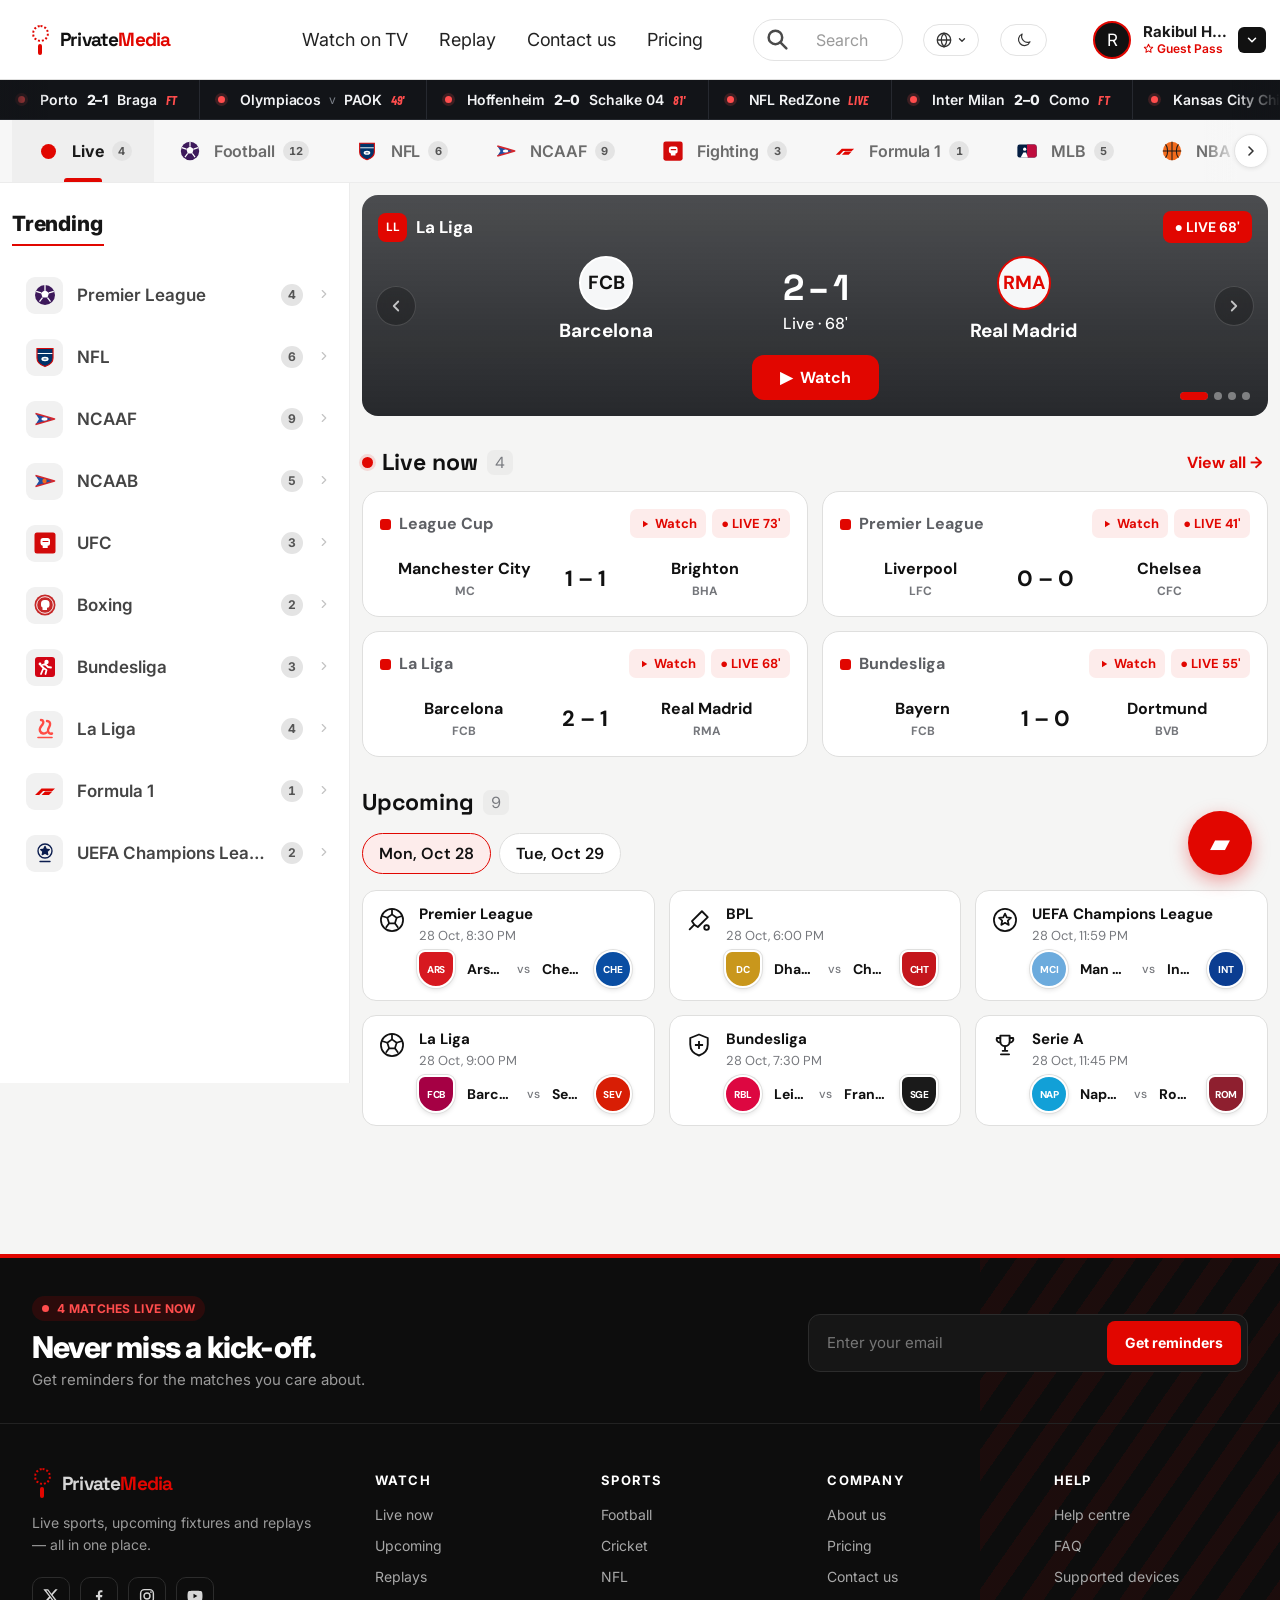
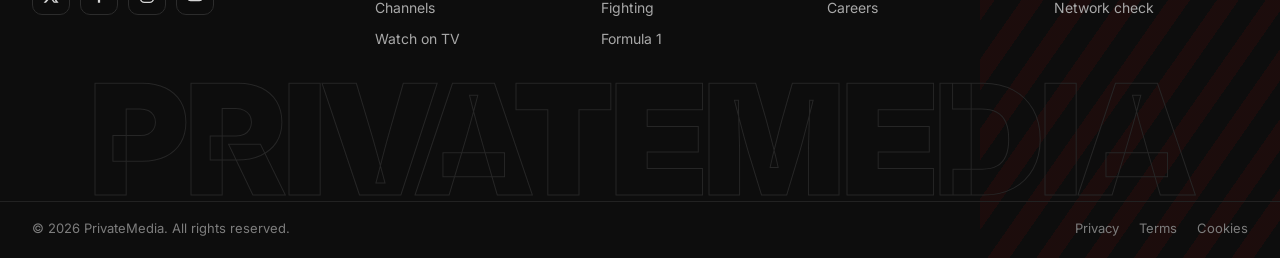
<file: index.html>
<!doctype html>
<html lang="en">
<head>
  <meta charset="UTF-8" />
  <meta name="viewport" content="width=device-width, initial-scale=1.0" />
  <title>PrivateMedia | Today's matches</title>
  <link rel="stylesheet" href="styles.css" />
</head>
<body>
  <header class="topbar">
    <button class="brand" aria-label="PrivateMedia home"><i class="brand-mark"></i><b>Private<span>Media</span></b></button>
    <nav class="utility-links" aria-label="Utility navigation"><button>Watch on TV</button><button>Replay</button><button>Contact us</button><button>Pricing</button></nav>
    <div class="header-actions">
      <label class="search-field">
        <svg viewBox="0 0 24 24" fill="none" stroke="currentColor" stroke-width="2.4" stroke-linecap="round" aria-hidden="true"><circle cx="10" cy="10" r="6.5"/><path d="M15 15l5.5 5.5"/></svg>
        <input aria-label="Search teams and competitions" placeholder="Search" />
      </label>
      <button class="icon-button language-button" aria-label="Language">
        <svg width="18" height="18" viewBox="0 0 24 24" fill="none" stroke="currentColor" stroke-width="1.7" aria-hidden="true"><circle cx="12" cy="12" r="9"/><path d="M3 12h18M12 3c2.5 2.6 3.7 5.6 3.7 9s-1.2 6.4-3.7 9c-2.5-2.6-3.7-5.6-3.7-9S9.5 5.6 12 3z"/></svg>
        <svg width="10" height="10" viewBox="0 0 12 12" fill="none" stroke="currentColor" stroke-width="1.6" stroke-linecap="round" stroke-linejoin="round" aria-hidden="true"><path d="M3 4.5L6 7.5l3-3"/></svg>
      </button>
      <button class="icon-button menu-button" aria-label="Menu">
        <svg width="20" height="20" viewBox="0 0 24 24" fill="none" stroke="currentColor" stroke-width="2" stroke-linecap="round" aria-hidden="true"><path d="M4 7h16M4 12h16M4 17h16"/></svg>
      </button>
      <button class="icon-button theme-button" aria-label="Toggle theme">
        <svg width="18" height="18" viewBox="0 0 24 24" fill="none" stroke="currentColor" stroke-width="1.6" stroke-linejoin="round" aria-hidden="true"><path d="M20 14.5A8 8 0 0 1 9.5 4a8 8 0 1 0 10.5 10.5z"/></svg>
      </button>
      <button class="account-button" aria-label="Profile">
        <span class="avatar">R</span>
        <span class="account-copy"><strong>Rakibul Hasan</strong><small><svg viewBox="0 0 24 24" fill="none" stroke="currentColor" stroke-width="2.2" stroke-linejoin="round" aria-hidden="true"><path d="M12 2.8l2.8 5.8 6.3.9-4.6 4.4 1.1 6.3L12 17.2l-5.6 3 1.1-6.3-4.6-4.4 6.3-.9z"/></svg>Guest Pass</small></span>
        <span class="account-caret"><svg width="14" height="14" viewBox="0 0 24 24" fill="none" stroke="currentColor" stroke-width="2.6" stroke-linecap="round" stroke-linejoin="round" aria-hidden="true"><path d="M6 9l6 6 6-6"/></svg></span>
      </button>
    </div>
  </header>
  <div class="ticker" aria-label="Live scores">
    <div class="ticker-track">
      <button class="ticker-item" data-toast="Opening Porto vs Braga"><span class="ticker-dot"></span>Porto <b class="ticker-score">2–1</b> Braga<span class="ticker-status">FT</span></button>
      <button class="ticker-item" data-toast="Opening Olympiacos vs PAOK"><span class="ticker-dot"></span>Olympiacos <span class="ticker-vs">v</span> PAOK<span class="ticker-status">49'</span></button>
      <button class="ticker-item" data-toast="Opening Hoffenheim vs Schalke 04"><span class="ticker-dot"></span>Hoffenheim <b class="ticker-score">2–0</b> Schalke 04<span class="ticker-status">81'</span></button>
      <button class="ticker-item" data-toast="Opening NFL RedZone"><span class="ticker-dot"></span>NFL RedZone<span class="ticker-status">LIVE</span></button>
      <button class="ticker-item" data-toast="Opening Inter Milan vs Como"><span class="ticker-dot"></span>Inter Milan <b class="ticker-score">2–0</b> Como<span class="ticker-status">FT</span></button>
      <button class="ticker-item" data-toast="Opening Kansas City Chiefs vs New York Jets"><span class="ticker-dot"></span>Kansas City Chiefs <b class="ticker-score">21–12</b> New York Jets<span class="ticker-status">Q3</span></button>
      <button class="ticker-item" data-toast="Opening Lens vs Marseille"><span class="ticker-dot"></span>Lens <span class="ticker-vs">v</span> Marseille<span class="ticker-status">25'</span></button>
      <button class="ticker-item" data-toast="Opening Washington Commanders vs Dallas Cowboys"><span class="ticker-dot"></span>Washington Commanders <b class="ticker-score">14–10</b> Dallas Cowboys<span class="ticker-status">Q2</span></button>
      <button class="ticker-item" data-toast="Opening Ajax vs PSV"><span class="ticker-dot"></span>Ajax <b class="ticker-score">1–1</b> PSV<span class="ticker-status">63'</span></button>
    </div>
  </div>
  <div class="sports-bar">
  <button class="nav-arrow prev" aria-label="Scroll sports left" hidden><span><svg width="16" height="16" viewBox="0 0 24 24" fill="none" stroke="currentColor" stroke-width="2.4" stroke-linecap="round" stroke-linejoin="round"><path d="M15 6l-6 6 6 6"/></svg></span></button>
  <nav class="sports-nav" aria-label="Sports">
    <button class="nav-pill active" aria-current="page"><span class="nav-icon"><span class="live-dot"></span></span><span class="nav-label">Live</span><span class="nav-count" aria-label="4 matches">4</span></button>
    <button class="nav-pill"><span class="nav-icon" aria-hidden="true"><svg viewBox="0 0 24 24"><circle cx="12" cy="12" r="10" fill="#3d195b"/><path d="M12 7l4 2.9-1.5 4.7h-5L8 9.9z" fill="#fff"/><path d="M12 2v5M16 9.9l4.8-1.6M14.5 14.6l3 4.1M9.5 14.6l-3 4.1M8 9.9L3.2 8.3" stroke="#fff" stroke-width="1.3"/></svg></span><span class="nav-label">Football</span><span class="nav-count" aria-label="12 matches">12</span></button>
    <button class="nav-pill"><span class="nav-icon" aria-hidden="true"><svg viewBox="0 0 24 24"><path d="M4 3.5h16v9.5c0 4.2-3.4 7-8 8.5-4.6-1.5-8-4.3-8-8.5z" fill="#013369" stroke="#d50a0a" stroke-width="1.2"/><path d="M4.6 8.5h14.8" stroke="#fff" stroke-width="1"/><ellipse cx="12" cy="14" rx="3.6" ry="2.2" fill="#fff"/><path d="M10.5 14h3" stroke="#013369" stroke-width=".9"/></svg></span><span class="nav-label">NFL</span><span class="nav-count" aria-label="6 matches">6</span></button>
    <button class="nav-pill"><span class="nav-icon" aria-hidden="true"><svg viewBox="0 0 24 24"><path d="M2.5 6.5l19 5.5-19 5.5 3.5-5.5z" fill="#1f4fa3"/><path d="M2.5 6.5l19 5.5-19 5.5" fill="none" stroke="#d6262c" stroke-width="1.6" stroke-linejoin="round"/><ellipse cx="11.5" cy="12" rx="3" ry="1.7" fill="#fff"/></svg></span><span class="nav-label">NCAAF</span><span class="nav-count" aria-label="9 matches">9</span></button>
    <button class="nav-pill"><span class="nav-icon" aria-hidden="true"><svg viewBox="0 0 24 24"><rect x="1.5" y="1.5" width="21" height="21" rx="2.5" fill="#d20a0a"/><path d="M7.5 9.5a2.5 2.5 0 0 1 2.5-2.5h4.5a2.5 2.5 0 0 1 2.5 2.5v3.2a2 2 0 0 1-2 2h-.3v2.3h-5v-2.3a2.4 2.4 0 0 1-2.2-2.4z" fill="#fff"/><path d="M10 10.5h5" stroke="#d20a0a" stroke-width="1.1" stroke-linecap="round"/></svg></span><span class="nav-label">Fighting</span><span class="nav-count" aria-label="3 matches">3</span></button>
    <button class="nav-pill"><span class="nav-icon" aria-hidden="true"><svg viewBox="0 0 24 24"><path d="M2 16l6.5-6.5H22l-2.6 2.6h-9.3L6.2 16z" fill="#e10600"/><path d="M8.6 16l3.4-3.4h7.4L16 16z" fill="#e10600"/></svg></span><span class="nav-label">Formula 1</span><span class="nav-count" aria-label="1 matches">1</span></button>
    <button class="nav-pill"><span class="nav-icon" aria-hidden="true"><svg viewBox="0 0 24 24"><rect x="1.5" y="5" width="21" height="14" rx="2.5" fill="#041e42"/><path d="M12 5h8a2.5 2.5 0 0 1 2.5 2.5v9A2.5 2.5 0 0 1 20 19h-8z" fill="#bf0d3e"/><circle cx="9.5" cy="10" r="1.8" fill="#fff"/><path d="M5 19l3-5.5h3l2 5.5z" fill="#fff"/></svg></span><span class="nav-label">MLB</span><span class="nav-count" aria-label="5 matches">5</span></button>
    <button class="nav-pill"><span class="nav-icon" aria-hidden="true"><svg viewBox="0 0 24 24"><circle cx="12" cy="12" r="10" fill="#f26b1d"/><path d="M2 12h20M12 2v20M5 4.8c3 3.6 3 10.8 0 14.4M19 4.8c-3 3.6-3 10.8 0 14.4" stroke="#1a1a1a" stroke-width="1.1" fill="none"/></svg></span><span class="nav-label">NBA</span><span class="nav-count" aria-label="8 matches">8</span></button>
    <button class="nav-pill"><span class="nav-icon" aria-hidden="true"><svg viewBox="0 0 24 24"><path d="M14 3.5l4.5 4.5-9 9-3.2-1.3L5 12.5z" fill="#c8a165"/><path d="M6.3 15.7L3 19" stroke="#6b4a1f" stroke-width="2.2" stroke-linecap="round"/><circle cx="18" cy="18" r="3" fill="#d32f2f"/></svg></span><span class="nav-label">Cricket</span><span class="nav-count" aria-label="4 matches">4</span></button>
    <button class="nav-pill"><span class="nav-icon" aria-hidden="true"><svg viewBox="0 0 24 24"><circle cx="12" cy="12" r="10" fill="#c6dc2b"/><path d="M5 4.5c4 3.5 4 11.5 0 15M19 4.5c-4 3.5-4 11.5 0 15" stroke="#fff" stroke-width="1.6" fill="none"/></svg></span><span class="nav-label">Tennis</span><span class="nav-count" aria-label="15 matches">15</span></button>
    <button class="nav-pill"><span class="nav-icon" aria-hidden="true"><svg viewBox="0 0 24 24"><path d="M12 2l8 3v7c0 5-3.6 8.4-8 10-4.4-1.6-8-5-8-10V5z" fill="#111"/><path d="M8 7v9M8 11.5h3M11 7v9M14 7l3 9M17 7l-3 9" stroke="#fff" stroke-width="1.3" stroke-linecap="round"/></svg></span><span class="nav-label">NHL</span><span class="nav-count" aria-label="7 matches">7</span></button>
    <button class="nav-pill"><span class="nav-icon" aria-hidden="true"><svg viewBox="0 0 24 24"><path d="M6 9a5 5 0 0 1 5-5h3a5 5 0 0 1 5 5v3.5a3.5 3.5 0 0 1-3.5 3.5H15v4H8v-4.3A4 4 0 0 1 6 12.3z" fill="#c62828"/><path d="M9 10.5h7" stroke="#fff" stroke-width="1.3" stroke-linecap="round"/><rect x="8" y="17" width="7" height="3" fill="#fff" opacity=".85"/></svg></span><span class="nav-label">Boxing</span><span class="nav-count" aria-label="2 matches">2</span></button>
    <button class="nav-pill"><span class="nav-icon" aria-hidden="true"><svg viewBox="0 0 24 24"><path d="M9 3v15" stroke="#333" stroke-width="1.6" stroke-linecap="round"/><path d="M9 3.5l9 3.5-9 3.5z" fill="#e53935"/><ellipse cx="12" cy="19.5" rx="8" ry="2.5" fill="#43a047"/></svg></span><span class="nav-label">Golf</span><span class="nav-count" aria-label="3 matches">3</span></button>
    <button class="nav-pill more-pill" aria-expanded="false"><span class="nav-icon" aria-hidden="true"><svg viewBox="0 0 24 24" fill="#f5b800"><circle cx="5.5" cy="12" r="1.9"/><circle cx="12" cy="12" r="1.9"/><circle cx="18.5" cy="12" r="1.9"/></svg></span><span class="nav-label">More</span></button>
  </nav>
  <button class="nav-arrow next" aria-label="Scroll sports right"><span><svg width="16" height="16" viewBox="0 0 24 24" fill="none" stroke="currentColor" stroke-width="2.4" stroke-linecap="round" stroke-linejoin="round"><path d="M9 6l6 6-6 6"/></svg></span></button>
  </div>
  <div class="layout">
  <aside class="trending" aria-label="Trending competitions">
    <h2>Trending</h2>
    <ul class="trend-list">
        <li><button class="trend-item" data-toast="Opening Premier League"><span class="trend-logo" aria-hidden="true"><svg viewBox="0 0 24 24"><circle cx="12" cy="12" r="10" fill="#3d195b"/><path d="M12 7l4 2.9-1.5 4.7h-5L8 9.9z" fill="#fff"/><path d="M12 2v5M16 9.9l4.8-1.6M14.5 14.6l3 4.1M9.5 14.6l-3 4.1M8 9.9L3.2 8.3" stroke="#fff" stroke-width="1.3"/></svg></span><span class="trend-name">Premier League</span><span class="trend-count" aria-label="4 matches">4</span><span class="trend-chev"><svg width="14" height="14" viewBox="0 0 24 24" fill="none" stroke="currentColor" stroke-width="2" stroke-linecap="round" stroke-linejoin="round" aria-hidden="true"><path d="M9 6l6 6-6 6"/></svg></span></button></li>
        <li><button class="trend-item" data-toast="Opening NFL"><span class="trend-logo" aria-hidden="true"><svg viewBox="0 0 24 24"><path d="M4 3.5h16v9.5c0 4.2-3.4 7-8 8.5-4.6-1.5-8-4.3-8-8.5z" fill="#013369" stroke="#d50a0a" stroke-width="1.2"/><path d="M4.6 8.5h14.8" stroke="#fff" stroke-width="1"/><ellipse cx="12" cy="14" rx="3.6" ry="2.2" fill="#fff"/><path d="M10.5 14h3" stroke="#013369" stroke-width=".9"/></svg></span><span class="trend-name">NFL</span><span class="trend-count" aria-label="6 matches">6</span><span class="trend-chev"><svg width="14" height="14" viewBox="0 0 24 24" fill="none" stroke="currentColor" stroke-width="2" stroke-linecap="round" stroke-linejoin="round" aria-hidden="true"><path d="M9 6l6 6-6 6"/></svg></span></button></li>
        <li><button class="trend-item" data-toast="Opening NCAAF"><span class="trend-logo" aria-hidden="true"><svg viewBox="0 0 24 24"><path d="M2.5 6.5l19 5.5-19 5.5 3.5-5.5z" fill="#1f4fa3"/><path d="M2.5 6.5l19 5.5-19 5.5" fill="none" stroke="#d6262c" stroke-width="1.6" stroke-linejoin="round"/><ellipse cx="11.5" cy="12" rx="3" ry="1.7" fill="#fff"/></svg></span><span class="trend-name">NCAAF</span><span class="trend-count" aria-label="9 matches">9</span><span class="trend-chev"><svg width="14" height="14" viewBox="0 0 24 24" fill="none" stroke="currentColor" stroke-width="2" stroke-linecap="round" stroke-linejoin="round" aria-hidden="true"><path d="M9 6l6 6-6 6"/></svg></span></button></li>
        <li><button class="trend-item" data-toast="Opening NCAAB"><span class="trend-logo" aria-hidden="true"><svg viewBox="0 0 24 24"><path d="M2.5 6.5l19 5.5-19 5.5 3.5-5.5z" fill="#1f4fa3"/><path d="M2.5 6.5l19 5.5-19 5.5" fill="none" stroke="#d6262c" stroke-width="1.6" stroke-linejoin="round"/><circle cx="11.5" cy="12" r="2.2" fill="#f26b1d"/></svg></span><span class="trend-name">NCAAB</span><span class="trend-count" aria-label="5 matches">5</span><span class="trend-chev"><svg width="14" height="14" viewBox="0 0 24 24" fill="none" stroke="currentColor" stroke-width="2" stroke-linecap="round" stroke-linejoin="round" aria-hidden="true"><path d="M9 6l6 6-6 6"/></svg></span></button></li>
        <li><button class="trend-item" data-toast="Opening UFC"><span class="trend-logo" aria-hidden="true"><svg viewBox="0 0 24 24"><rect x="1.5" y="1.5" width="21" height="21" rx="2.5" fill="#d20a0a"/><path d="M7.5 9.5a2.5 2.5 0 0 1 2.5-2.5h4.5a2.5 2.5 0 0 1 2.5 2.5v3.2a2 2 0 0 1-2 2h-.3v2.3h-5v-2.3a2.4 2.4 0 0 1-2.2-2.4z" fill="#fff"/><path d="M10 10.5h5" stroke="#d20a0a" stroke-width="1.1" stroke-linecap="round"/></svg></span><span class="trend-name">UFC</span><span class="trend-count" aria-label="3 matches">3</span><span class="trend-chev"><svg width="14" height="14" viewBox="0 0 24 24" fill="none" stroke="currentColor" stroke-width="2" stroke-linecap="round" stroke-linejoin="round" aria-hidden="true"><path d="M9 6l6 6-6 6"/></svg></span></button></li>
        <li><button class="trend-item" data-toast="Opening Boxing"><span class="trend-logo" aria-hidden="true"><svg viewBox="0 0 24 24"><circle cx="12" cy="12" r="10.5" fill="#c62828"/><circle cx="12" cy="12" r="8.3" fill="none" stroke="#fff" stroke-width=".9"/><path d="M8 10.5a3.5 3.5 0 0 1 3.5-3.5h1.5a3.5 3.5 0 0 1 3.5 3.5v2a2.3 2.3 0 0 1-2.3 2.3h-.2v2.2H9.5v-2.4A2.6 2.6 0 0 1 8 12.3z" fill="#fff"/></svg></span><span class="trend-name">Boxing</span><span class="trend-count" aria-label="2 matches">2</span><span class="trend-chev"><svg width="14" height="14" viewBox="0 0 24 24" fill="none" stroke="currentColor" stroke-width="2" stroke-linecap="round" stroke-linejoin="round" aria-hidden="true"><path d="M9 6l6 6-6 6"/></svg></span></button></li>
        <li><button class="trend-item" data-toast="Opening Bundesliga"><span class="trend-logo" aria-hidden="true"><svg viewBox="0 0 24 24"><rect x="2" y="2" width="20" height="20" rx="3" fill="#d20515"/><circle cx="13.5" cy="7" r="2.2" fill="#fff"/><path d="M8 19l2.5-6-2.5-2.5 4-1.5 3 3 3 .5M10.5 13l3 2-1 4" stroke="#fff" stroke-width="1.8" stroke-linecap="round" stroke-linejoin="round" fill="none"/><circle cx="7" cy="9" r="1.4" fill="#fff"/></svg></span><span class="trend-name">Bundesliga</span><span class="trend-count" aria-label="3 matches">3</span><span class="trend-chev"><svg width="14" height="14" viewBox="0 0 24 24" fill="none" stroke="currentColor" stroke-width="2" stroke-linecap="round" stroke-linejoin="round" aria-hidden="true"><path d="M9 6l6 6-6 6"/></svg></span></button></li>
        <li><button class="trend-item" data-toast="Opening La Liga"><span class="trend-logo" aria-hidden="true"><svg viewBox="0 0 24 24"><path d="M8 3c2.5 0 3 2.5 1.5 4.5S6 11 7 14s5 3 6.5 1.5" stroke="#ff4b44" stroke-width="2.4" stroke-linecap="round" fill="none"/><path d="M14 4c2 0 3.5 1.5 3 4s-2.5 3.5-2 6 2.5 3 4 2.5" stroke="#ff4b44" stroke-width="2.4" stroke-linecap="round" fill="none"/><path d="M5 20.5h14" stroke="#ff4b44" stroke-width="1.6" stroke-linecap="round"/></svg></span><span class="trend-name">La Liga</span><span class="trend-count" aria-label="4 matches">4</span><span class="trend-chev"><svg width="14" height="14" viewBox="0 0 24 24" fill="none" stroke="currentColor" stroke-width="2" stroke-linecap="round" stroke-linejoin="round" aria-hidden="true"><path d="M9 6l6 6-6 6"/></svg></span></button></li>
        <li><button class="trend-item" data-toast="Opening Formula 1"><span class="trend-logo" aria-hidden="true"><svg viewBox="0 0 24 24"><path d="M2 16l6.5-6.5H22l-2.6 2.6h-9.3L6.2 16z" fill="#e10600"/><path d="M8.6 16l3.4-3.4h7.4L16 16z" fill="#e10600"/></svg></span><span class="trend-name">Formula 1</span><span class="trend-count" aria-label="1 matches">1</span><span class="trend-chev"><svg width="14" height="14" viewBox="0 0 24 24" fill="none" stroke="currentColor" stroke-width="2" stroke-linecap="round" stroke-linejoin="round" aria-hidden="true"><path d="M9 6l6 6-6 6"/></svg></span></button></li>
        <li><button class="trend-item" data-toast="Opening UEFA Champions League"><span class="trend-logo" aria-hidden="true"><svg viewBox="0 0 24 24" fill="none" stroke="#0b1d4f" stroke-width="1.4" stroke-linejoin="round"><circle cx="12" cy="10" r="7"/><path d="M12 5.5l1.3 2.7 3 .4-2.2 2 .6 3L12 12.2l-2.7 1.4.6-3-2.2-2 3-.4z" fill="#0b1d4f"/><path d="M7 20.5h10" stroke-linecap="round"/></svg></span><span class="trend-name">UEFA Champions League</span><span class="trend-count" aria-label="2 matches">2</span><span class="trend-chev"><svg width="14" height="14" viewBox="0 0 24 24" fill="none" stroke="currentColor" stroke-width="2" stroke-linecap="round" stroke-linejoin="round" aria-hidden="true"><path d="M9 6l6 6-6 6"/></svg></span></button></li>
    </ul>
  </aside>
  <main class="page">
    <section class="hero-slider" aria-roledescription="carousel" aria-label="Live matches">
      <div class="hero-viewport">
        <div class="hero-track" aria-live="off">
        <article class="featured" role="group" aria-roledescription="slide" aria-label="1 of 4: Barcelona vs Real Madrid">
          <div class="featured-top"><div class="league"><span class="league-badge">LL</span>La Liga</div><span class="live-badge">● LIVE 68'</span></div>
          <div class="featured-score"><div class="team"><div class="team-logo">FCB</div>Barcelona</div><div class="score">2 – 1<small>Live · 68'</small></div><div class="team"><div class="team-logo">RMA</div>Real Madrid</div></div>
          <button class="watch-btn" data-toast="Opening Barcelona vs Real Madrid">▶ &nbsp;Watch</button>
        </article>
        <article class="featured" role="group" aria-roledescription="slide" aria-label="2 of 4: Manchester City vs Brighton" inert>
          <div class="featured-top"><div class="league"><span class="league-badge">LC</span>League Cup</div><span class="live-badge">● LIVE 73'</span></div>
          <div class="featured-score"><div class="team"><div class="team-logo">MC</div>Manchester City</div><div class="score">1 – 1<small>Live · 73'</small></div><div class="team"><div class="team-logo">BHA</div>Brighton</div></div>
          <button class="watch-btn" data-toast="Opening Manchester City vs Brighton">▶ &nbsp;Watch</button>
        </article>
        <article class="featured" role="group" aria-roledescription="slide" aria-label="3 of 4: Liverpool vs Chelsea" inert>
          <div class="featured-top"><div class="league"><span class="league-badge">PL</span>Premier League</div><span class="live-badge">● LIVE 41'</span></div>
          <div class="featured-score"><div class="team"><div class="team-logo">LFC</div>Liverpool</div><div class="score">0 – 0<small>Live · 41'</small></div><div class="team"><div class="team-logo">CFC</div>Chelsea</div></div>
          <button class="watch-btn" data-toast="Opening Liverpool vs Chelsea">▶ &nbsp;Watch</button>
        </article>
        <article class="featured" role="group" aria-roledescription="slide" aria-label="4 of 4: Bayern vs Dortmund" inert>
          <div class="featured-top"><div class="league"><span class="league-badge">BL</span>Bundesliga</div><span class="live-badge">● LIVE 55'</span></div>
          <div class="featured-score"><div class="team"><div class="team-logo">FCB</div>Bayern</div><div class="score">1 – 0<small>Live · 55'</small></div><div class="team"><div class="team-logo">BVB</div>Dortmund</div></div>
          <button class="watch-btn" data-toast="Opening Bayern vs Dortmund">▶ &nbsp;Watch</button>
        </article>
        </div>
      </div>
      <button class="hero-arrow hero-ctrl prev" aria-label="Previous live match"><svg width="18" height="18" viewBox="0 0 24 24" fill="none" stroke="currentColor" stroke-width="2.4" stroke-linecap="round" stroke-linejoin="round" aria-hidden="true"><path d="M15 6l-6 6 6 6"/></svg></button>
      <button class="hero-arrow hero-ctrl next" aria-label="Next live match"><svg width="18" height="18" viewBox="0 0 24 24" fill="none" stroke="currentColor" stroke-width="2.4" stroke-linecap="round" stroke-linejoin="round" aria-hidden="true"><path d="M9 6l6 6-6 6"/></svg></button>
      <div class="hero-dots">
        <button class="hero-dot hero-ctrl active" aria-label="Show Barcelona vs Real Madrid" aria-current="true"><span></span></button>
        <button class="hero-dot hero-ctrl" aria-label="Show Manchester City vs Brighton"><span></span></button>
        <button class="hero-dot hero-ctrl" aria-label="Show Liverpool vs Chelsea"><span></span></button>
        <button class="hero-dot hero-ctrl" aria-label="Show Bayern vs Dortmund"><span></span></button>
      </div>
    </section>
    <div class="section-heading"><span class="dot"></span><h2>Live now</h2><span class="count">4</span><button class="view-all">View all →</button></div>
    <div class="matches">
      <article class="match-card"><div class="match-head"><span><span class="league-dot" aria-hidden="true"></span> &nbsp;League Cup</span><span class="match-head-actions"><button class="card-action" data-toast="Opening Manchester City vs Brighton" aria-label="Watch Manchester City vs Brighton live"><svg viewBox="0 0 24 24" fill="currentColor" aria-hidden="true"><path d="M8 5.5v13l10.5-6.5z"/></svg>Watch</button><span class="live">● LIVE 73'</span></span></div><div class="match-teams"><div class="mini-team">Manchester City<em>MC</em></div><div class="mini-score">1 – 1</div><div class="mini-team">Brighton<em>BHA</em></div></div></article>
      <article class="match-card"><div class="match-head"><span><span class="league-dot" aria-hidden="true"></span> &nbsp;Premier League</span><span class="match-head-actions"><button class="card-action" data-toast="Opening Liverpool vs Chelsea" aria-label="Watch Liverpool vs Chelsea live"><svg viewBox="0 0 24 24" fill="currentColor" aria-hidden="true"><path d="M8 5.5v13l10.5-6.5z"/></svg>Watch</button><span class="live">● LIVE 41'</span></span></div><div class="match-teams"><div class="mini-team">Liverpool<em>LFC</em></div><div class="mini-score">0 – 0</div><div class="mini-team">Chelsea<em>CFC</em></div></div></article>
      <article class="match-card"><div class="match-head"><span><span class="league-dot" aria-hidden="true"></span> &nbsp;La Liga</span><span class="match-head-actions"><button class="card-action" data-toast="Opening Barcelona vs Real Madrid" aria-label="Watch Barcelona vs Real Madrid live"><svg viewBox="0 0 24 24" fill="currentColor" aria-hidden="true"><path d="M8 5.5v13l10.5-6.5z"/></svg>Watch</button><span class="live">● LIVE 68'</span></span></div><div class="match-teams"><div class="mini-team">Barcelona<em>FCB</em></div><div class="mini-score">2 – 1</div><div class="mini-team">Real Madrid<em>RMA</em></div></div></article>
      <article class="match-card"><div class="match-head"><span><span class="league-dot" aria-hidden="true"></span> &nbsp;Bundesliga</span><span class="match-head-actions"><button class="card-action" data-toast="Opening Bayern vs Dortmund" aria-label="Watch Bayern vs Dortmund live"><svg viewBox="0 0 24 24" fill="currentColor" aria-hidden="true"><path d="M8 5.5v13l10.5-6.5z"/></svg>Watch</button><span class="live">● LIVE 55'</span></span></div><div class="match-teams"><div class="mini-team">Bayern<em>FCB</em></div><div class="mini-score">1 – 0</div><div class="mini-team">Dortmund<em>BVB</em></div></div></article>
    </div>
    <section class="upcoming" aria-label="Upcoming matches">
      <div class="upcoming-head"><h2>Upcoming</h2><span class="count">9</span></div>
      <div class="date-tabs up-dates" role="tablist">
        <button class="active" role="tab" aria-selected="true" data-day="oct28">Mon, Oct 28</button>
        <button role="tab" aria-selected="false" data-day="oct29">Tue, Oct 29</button>
      </div>
      <div class="upcoming-grid" data-day="oct28" role="tabpanel">
        <article class="up-card">
          <div class="up-top"><span class="up-league-icon" aria-hidden="true"><svg viewBox="0 0 24 24" fill="none" stroke="currentColor" stroke-width="1.5" stroke-linejoin="round"><circle cx="12" cy="12" r="9.5"/><path d="M12 7.2l4 2.9-1.5 4.7h-5L8 10.1z"/><path d="M12 2.5v4.7M16 10.1l4.6-1.5M14.5 14.8l2.8 3.9M9.5 14.8l-2.8 3.9M8 10.1L3.4 8.6"/></svg></span><div class="up-league"><strong>Premier League</strong><span>28 Oct, 8:30 PM</span></div></div>
          <div class="up-teams"><span class="crest shield" style="background:#d71920">ARS</span><span>Arsenal</span><span class="vs">vs</span><span class="t-right">Chelsea</span><span class="crest " style="background:#0a4ea3">CHE</span></div>
        </article>
        <article class="up-card">
          <div class="up-top"><span class="up-league-icon" aria-hidden="true"><svg viewBox="0 0 24 24" fill="none" stroke="currentColor" stroke-width="1.6" stroke-linecap="round" stroke-linejoin="round"><path d="M14.5 4.5l5 5-8.5 8.5-3-2-2-3z"/><path d="M8 16l-4 4"/><circle cx="18.5" cy="18.5" r="2"/></svg></span><div class="up-league"><strong>BPL</strong><span>28 Oct, 6:00 PM</span></div></div>
          <div class="up-teams"><span class="crest shield" style="background:#c9971c">DC</span><span>Dhaka Capitals</span><span class="vs">vs</span><span class="t-right">Chattogram</span><span class="crest shield" style="background:#c4161c">CHT</span></div>
        </article>
        <article class="up-card">
          <div class="up-top"><span class="up-league-icon" aria-hidden="true"><svg viewBox="0 0 24 24" fill="none" stroke="currentColor" stroke-width="1.5" stroke-linejoin="round"><circle cx="12" cy="12" r="9.5"/><path d="M12 6.5l1.5 3.3 3.6.4-2.7 2.4.8 3.6L12 14.4l-3.2 1.8.8-3.6-2.7-2.4 3.6-.4z"/></svg></span><div class="up-league"><strong>UEFA Champions League</strong><span>28 Oct, 11:59 PM</span></div></div>
          <div class="up-teams"><span class="crest " style="background:#6cabdd">MCI</span><span>Man City</span><span class="vs">vs</span><span class="t-right">Inter</span><span class="crest " style="background:#0b3d91">INT</span></div>
        </article>
        <article class="up-card">
          <div class="up-top"><span class="up-league-icon" aria-hidden="true"><svg viewBox="0 0 24 24" fill="none" stroke="currentColor" stroke-width="1.5" stroke-linejoin="round"><circle cx="12" cy="12" r="9.5"/><path d="M12 7.2l4 2.9-1.5 4.7h-5L8 10.1z"/><path d="M12 2.5v4.7M16 10.1l4.6-1.5M14.5 14.8l2.8 3.9M9.5 14.8l-2.8 3.9M8 10.1L3.4 8.6"/></svg></span><div class="up-league"><strong>La Liga</strong><span>28 Oct, 9:00 PM</span></div></div>
          <div class="up-teams"><span class="crest shield" style="background:#a50044">FCB</span><span>Barcelona</span><span class="vs">vs</span><span class="t-right">Sevilla</span><span class="crest " style="background:#d81e05">SEV</span></div>
        </article>
        <article class="up-card">
          <div class="up-top"><span class="up-league-icon" aria-hidden="true"><svg viewBox="0 0 24 24" fill="none" stroke="currentColor" stroke-width="1.6" stroke-linejoin="round"><path d="M12 3l7.5 3v5.5c0 4.5-3.2 8-7.5 9.5-4.3-1.5-7.5-5-7.5-9.5V6z"/><path d="M8.5 12h7M12 8.5v7"/></svg></span><div class="up-league"><strong>Bundesliga</strong><span>28 Oct, 7:30 PM</span></div></div>
          <div class="up-teams"><span class="crest " style="background:#dd0741">RBL</span><span>Leipzig</span><span class="vs">vs</span><span class="t-right">Frankfurt</span><span class="crest shield" style="background:#1a1a1a">SGE</span></div>
        </article>
        <article class="up-card">
          <div class="up-top"><span class="up-league-icon" aria-hidden="true"><svg viewBox="0 0 24 24" fill="none" stroke="currentColor" stroke-width="1.6" stroke-linecap="round" stroke-linejoin="round"><path d="M8 4h8v5a4 4 0 0 1-8 0z"/><path d="M8 6H5a3 3 0 0 0 3 4M16 6h3a3 3 0 0 1-3 4M12 13v4M8.5 20h7M10 17h4"/></svg></span><div class="up-league"><strong>Serie A</strong><span>28 Oct, 11:45 PM</span></div></div>
          <div class="up-teams"><span class="crest " style="background:#12a0d7">NAP</span><span>Napoli</span><span class="vs">vs</span><span class="t-right">Roma</span><span class="crest shield" style="background:#8e1f2f">ROM</span></div>
        </article>
      </div>
      <div class="upcoming-grid" data-day="oct29" role="tabpanel" hidden>
        <article class="up-card">
          <div class="up-top"><span class="up-league-icon" aria-hidden="true"><svg viewBox="0 0 24 24" fill="none" stroke="currentColor" stroke-width="1.6" stroke-linecap="round" stroke-linejoin="round"><path d="M14.5 4.5l5 5-8.5 8.5-3-2-2-3z"/><path d="M8 16l-4 4"/><circle cx="18.5" cy="18.5" r="2"/></svg></span><div class="up-league"><strong>BPL</strong><span>29 Oct, 2:30 PM</span></div></div>
          <div class="up-teams"><span class="crest shield" style="background:#e4572e">SYL</span><span>Sylhet Strikers</span><span class="vs">vs</span><span class="t-right">Rangpur Riders</span><span class="crest shield" style="background:#1c7c54">RAN</span></div>
        </article>
        <article class="up-card">
          <div class="up-top"><span class="up-league-icon" aria-hidden="true"><svg viewBox="0 0 24 24" fill="none" stroke="currentColor" stroke-width="1.5" stroke-linejoin="round"><circle cx="12" cy="12" r="9.5"/><path d="M12 7.2l4 2.9-1.5 4.7h-5L8 10.1z"/><path d="M12 2.5v4.7M16 10.1l4.6-1.5M14.5 14.8l2.8 3.9M9.5 14.8l-2.8 3.9M8 10.1L3.4 8.6"/></svg></span><div class="up-league"><strong>Premier League</strong><span>29 Oct, 5:30 PM</span></div></div>
          <div class="up-teams"><span class="crest shield" style="background:#c8102e">LIV</span><span>Liverpool</span><span class="vs">vs</span><span class="t-right">Tottenham</span><span class="crest " style="background:#132257">TOT</span></div>
        </article>
        <article class="up-card">
          <div class="up-top"><span class="up-league-icon" aria-hidden="true"><svg viewBox="0 0 24 24" fill="none" stroke="currentColor" stroke-width="1.5" stroke-linejoin="round"><circle cx="12" cy="12" r="9.5"/><path d="M12 6.5l1.5 3.3 3.6.4-2.7 2.4.8 3.6L12 14.4l-3.2 1.8.8-3.6-2.7-2.4 3.6-.4z"/></svg></span><div class="up-league"><strong>UEFA Champions League</strong><span>29 Oct, 11:00 PM</span></div></div>
          <div class="up-teams"><span class="crest " style="background:#c79a0a">RMA</span><span>Real Madrid</span><span class="vs">vs</span><span class="t-right">PSG</span><span class="crest " style="background:#004170">PSG</span></div>
        </article>
      </div>
    </section>
  </main>
  </div>
  <footer class="site-footer">
    <div class="footer-band">
      <div class="footer-band-copy">
        <span class="footer-live"><i aria-hidden="true"></i>4 matches live now</span>
        <h2>Never miss a kick-off.</h2>
        <p>Get reminders for the matches you care about.</p>
      </div>
      <form class="footer-form" novalidate>
        <label class="visually-hidden" for="footerEmail">Email address</label>
        <input id="footerEmail" type="email" placeholder="Enter your email" autocomplete="email" required />
        <button type="submit">Get reminders</button>
        <p class="footer-form-error" hidden>Please enter a valid email address.</p>
      </form>
    </div>
    <div class="footer-main">
      <div class="footer-brand">
        <a class="brand footer-logo" href="index.html" aria-label="PrivateMedia home"><i class="brand-mark"></i><b>Private<span>Media</span></b></a>
        <p>Live sports, upcoming fixtures and replays — all in one place.</p>
        <div class="footer-social"><a class="social" href="#" data-soon aria-label="X"><svg viewBox="0 0 24 24" aria-hidden="true"><path fill="currentColor" d="M17.8 3h3.1l-6.8 7.8 8 10.2h-6.3l-4.9-6.4L5.3 21H2.2l7.3-8.3L1.8 3h6.4l4.4 5.9zm-1.1 16.2h1.7L7.4 4.7H5.6z"/></svg></a><a class="social" href="#" data-soon aria-label="Facebook"><svg viewBox="0 0 24 24" aria-hidden="true"><path fill="currentColor" d="M13.5 21v-7.5h2.6l.4-3h-3V8.6c0-.9.3-1.5 1.5-1.5h1.6V4.4c-.3 0-1.2-.1-2.3-.1-2.3 0-3.8 1.4-3.8 3.9v2.3H7.9v3h2.6V21z"/></svg></a><a class="social" href="#" data-soon aria-label="Instagram"><svg viewBox="0 0 24 24" aria-hidden="true"><rect x="3.5" y="3.5" width="17" height="17" rx="5" fill="none" stroke="currentColor" stroke-width="1.9"/><circle cx="12" cy="12" r="4" fill="none" stroke="currentColor" stroke-width="1.9"/><circle cx="17.3" cy="6.7" r="1.2" fill="currentColor"/></svg></a><a class="social" href="#" data-soon aria-label="YouTube"><svg viewBox="0 0 24 24" aria-hidden="true"><path fill="currentColor" d="M21.6 7.2a2.5 2.5 0 0 0-1.8-1.8C18.2 5 12 5 12 5s-6.2 0-7.8.4A2.5 2.5 0 0 0 2.4 7.2 26 26 0 0 0 2 12a26 26 0 0 0 .4 4.8 2.5 2.5 0 0 0 1.8 1.8C5.8 19 12 19 12 19s6.2 0 7.8-.4a2.5 2.5 0 0 0 1.8-1.8A26 26 0 0 0 22 12a26 26 0 0 0-.4-4.8zM10 15V9l5.2 3z"/></svg></a></div>
      </div>
      <nav class="footer-col" aria-label="Watch"><h3>Watch</h3><ul><li><a href="index.html#live">Live now</a></li><li><a href="index.html#upcoming">Upcoming</a></li><li><a href="#" data-soon>Replays</a></li><li><a href="watch.html">Channels</a></li><li><a href="#" data-soon>Watch on TV</a></li></ul></nav><nav class="footer-col" aria-label="Sports"><h3>Sports</h3><ul><li><a href="#" data-soon>Football</a></li><li><a href="#" data-soon>Cricket</a></li><li><a href="#" data-soon>NFL</a></li><li><a href="#" data-soon>Fighting</a></li><li><a href="#" data-soon>Formula 1</a></li></ul></nav><nav class="footer-col" aria-label="Company"><h3>Company</h3><ul><li><a href="#" data-soon>About us</a></li><li><a href="#" data-soon>Pricing</a></li><li><a href="#" data-soon>Contact us</a></li><li><a href="#" data-soon>Careers</a></li></ul></nav><nav class="footer-col" aria-label="Help"><h3>Help</h3><ul><li><a href="#" data-soon>Help centre</a></li><li><a href="#" data-soon>FAQ</a></li><li><a href="#" data-soon>Supported devices</a></li><li><a href="#" data-soon>Network check</a></li></ul></nav>
    </div>
    <div class="footer-watermark" aria-hidden="true">PRIVATEMEDIA</div>
    <div class="footer-bottom">
      <span>© <span class="footer-year">2026</span> PrivateMedia. All rights reserved.</span>
      <nav aria-label="Legal"><a href="#" data-soon>Privacy</a><a href="#" data-soon>Terms</a><a href="#" data-soon>Cookies</a></nav>
    </div>
  </footer>
  <button class="floating" aria-label="Open TV player">▰</button>
  <script src="app.js"></script>
  <script>
    // ---- live match hero slider ----
    (() => {
      const slider = document.querySelector('.hero-slider');
      if (!slider) return;
      const track = slider.querySelector('.hero-track');
      const slides = [...track.children];
      const dots = [...slider.querySelectorAll('.hero-dot')];
      const DELAY = 5000;
      const reduce = matchMedia('(prefers-reduced-motion: reduce)').matches;
      let index = 0, timer = null, hover = false, focus = false;
      const go = (i) => {
        index = (i + slides.length) % slides.length;
        track.style.transform = `translateX(-${index * 100}%)`;
        slides.forEach((s, k) => { s.inert = k !== index; });
        dots.forEach((d, k) => {
          d.classList.remove('active'); d.removeAttribute('aria-current');
          if (k === index) { void d.offsetWidth; d.classList.add('active'); d.setAttribute('aria-current', 'true'); }
        });
        restart();
      };
      const stop = () => { clearTimeout(timer); timer = null; };
      const restart = () => {
        stop();
        const paused = reduce || hover || focus || document.hidden;
        slider.classList.toggle('paused', paused);
        if (!paused) timer = setTimeout(() => go(index + 1), DELAY);
      };
      slider.querySelector('.hero-arrow.prev').addEventListener('click', () => go(index - 1));
      slider.querySelector('.hero-arrow.next').addEventListener('click', () => go(index + 1));
      dots.forEach((d, k) => d.addEventListener('click', () => go(k)));
      slider.addEventListener('mouseenter', () => { hover = true; restart(); });
      slider.addEventListener('mouseleave', () => { hover = false; restart(); });
      slider.addEventListener('focusin', () => { focus = true; restart(); });
      slider.addEventListener('focusout', (e) => { if (!slider.contains(e.relatedTarget)) { focus = false; restart(); } });
      slider.addEventListener('keydown', (e) => {
        if (e.key === 'ArrowLeft') { e.preventDefault(); go(index - 1); }
        if (e.key === 'ArrowRight') { e.preventDefault(); go(index + 1); }
      });
      document.addEventListener('visibilitychange', restart);
      // swipe on touch screens
      let startX = null;
      track.addEventListener('pointerdown', (e) => { if (e.pointerType !== 'mouse') startX = e.clientX; });
      track.addEventListener('pointerup', (e) => {
        if (startX === null) return;
        const dx = e.clientX - startX; startX = null;
        if (Math.abs(dx) > 40) go(index + (dx < 0 ? 1 : -1));
      });
      track.addEventListener('pointercancel', () => { startX = null; });
      go(0);
    })();
    document.querySelectorAll('[data-toast]').forEach((button) => button.addEventListener('click', () => showToast(button.dataset.toast)));
    document.querySelectorAll('.up-dates button').forEach((tab) => tab.addEventListener('click', () => {
      document.querySelectorAll('.up-dates button').forEach((t) => { const on = t === tab; t.classList.toggle('active', on); t.setAttribute('aria-selected', on); });
      document.querySelectorAll('.upcoming-grid').forEach((g) => { g.hidden = g.dataset.day !== tab.dataset.day; });
    }));

  </script>
</body>
</html>
</file>
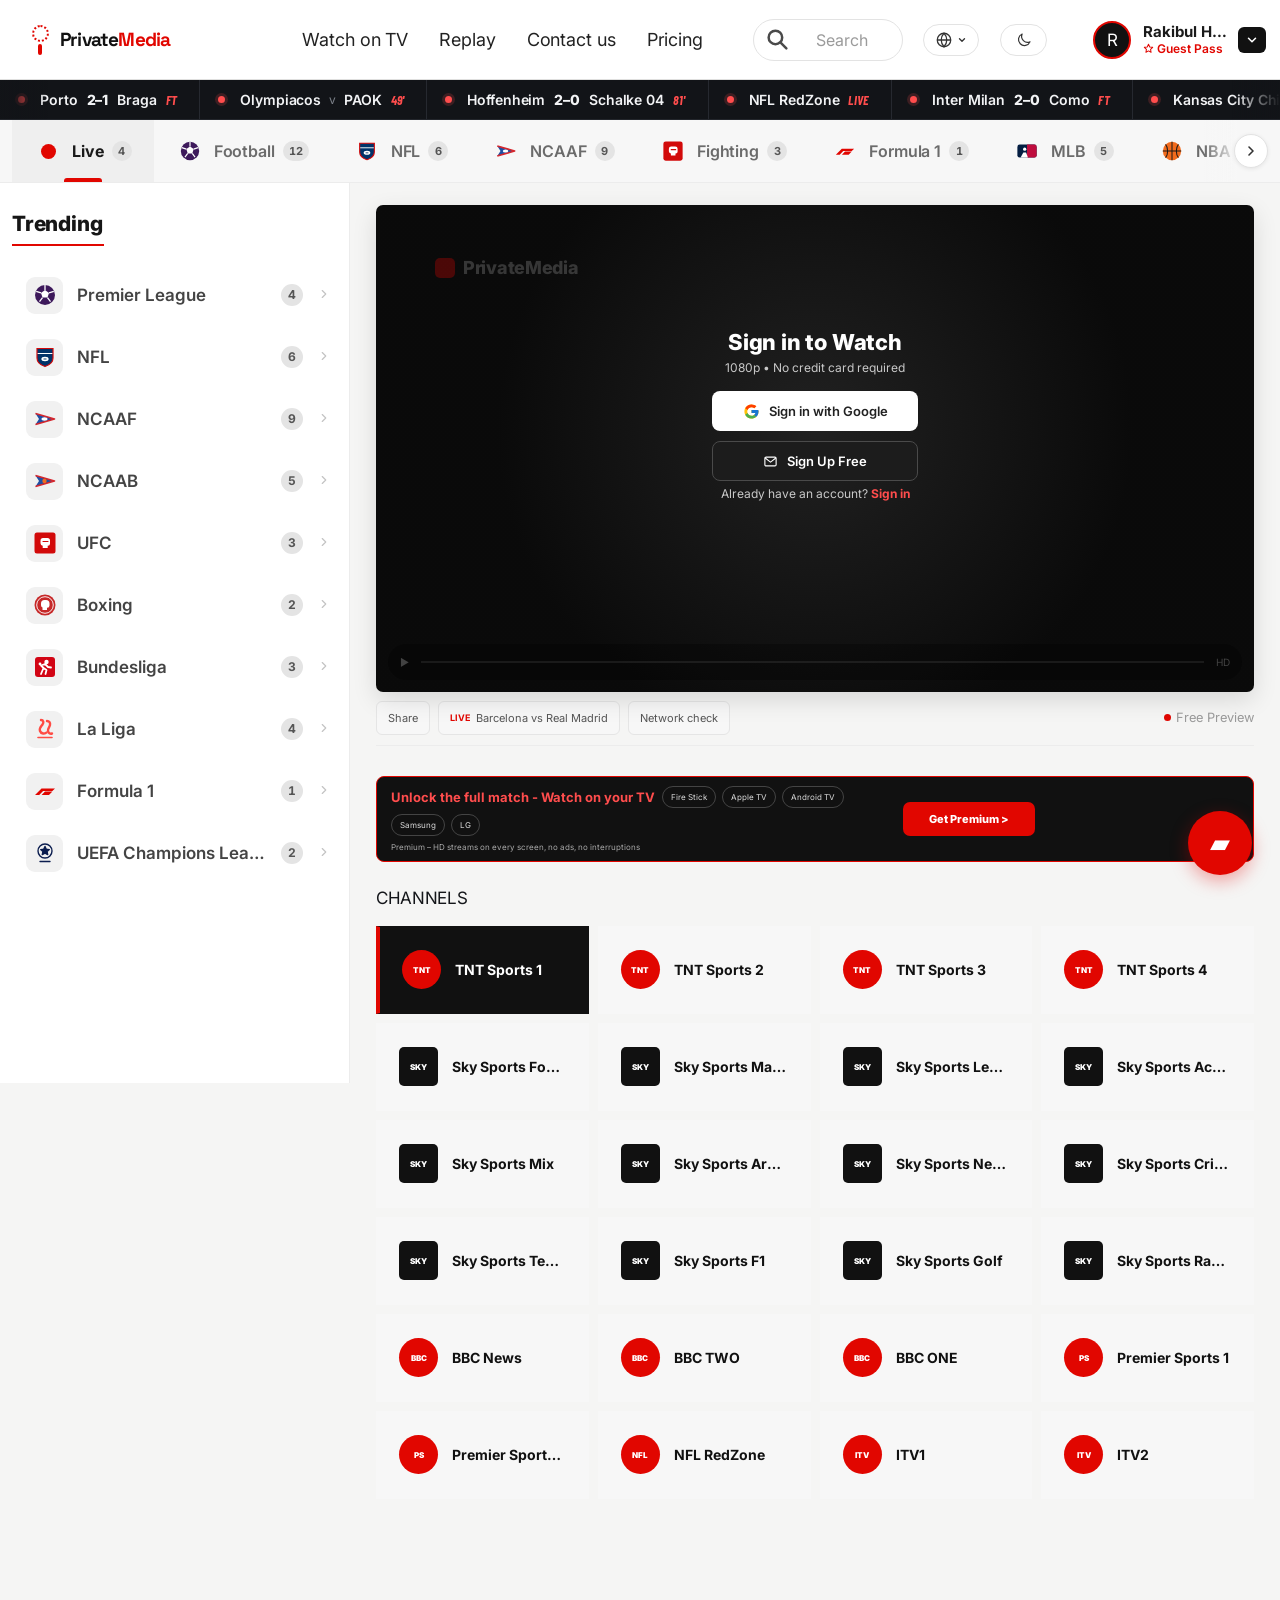
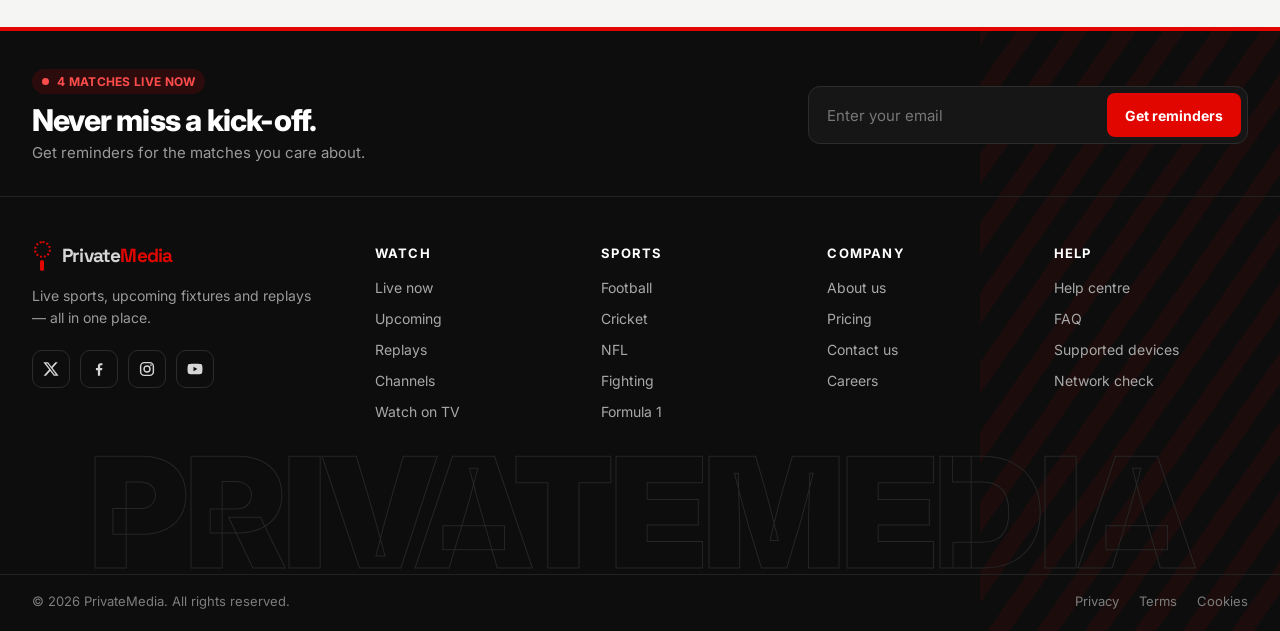
<file: watch.html>
<!doctype html>
<html lang="en">
<head>
  <meta charset="UTF-8" />
  <meta name="viewport" content="width=device-width, initial-scale=1.0" />
  <title>PrivateMedia | Watch</title>
  <link rel="stylesheet" href="styles.css" />
</head>
<body class="watch-body">
  <header class="topbar">
    <button class="brand" aria-label="PrivateMedia home"><i class="brand-mark"></i><b>Private<span>Media</span></b></button>
    <nav class="utility-links" aria-label="Utility navigation"><button>Watch on TV</button><button>Replay</button><button>Contact us</button><button>Pricing</button></nav>
    <div class="header-actions">
      <label class="search-field">
        <svg viewBox="0 0 24 24" fill="none" stroke="currentColor" stroke-width="2.4" stroke-linecap="round" aria-hidden="true"><circle cx="10" cy="10" r="6.5"/><path d="M15 15l5.5 5.5"/></svg>
        <input aria-label="Search teams and competitions" placeholder="Search" />
      </label>
      <button class="icon-button language-button" aria-label="Language">
        <svg width="18" height="18" viewBox="0 0 24 24" fill="none" stroke="currentColor" stroke-width="1.7" aria-hidden="true"><circle cx="12" cy="12" r="9"/><path d="M3 12h18M12 3c2.5 2.6 3.7 5.6 3.7 9s-1.2 6.4-3.7 9c-2.5-2.6-3.7-5.6-3.7-9S9.5 5.6 12 3z"/></svg>
        <svg width="10" height="10" viewBox="0 0 12 12" fill="none" stroke="currentColor" stroke-width="1.6" stroke-linecap="round" stroke-linejoin="round" aria-hidden="true"><path d="M3 4.5L6 7.5l3-3"/></svg>
      </button>
      <button class="icon-button menu-button" aria-label="Menu">
        <svg width="20" height="20" viewBox="0 0 24 24" fill="none" stroke="currentColor" stroke-width="2" stroke-linecap="round" aria-hidden="true"><path d="M4 7h16M4 12h16M4 17h16"/></svg>
      </button>
      <button class="icon-button theme-button" aria-label="Toggle theme">
        <svg width="18" height="18" viewBox="0 0 24 24" fill="none" stroke="currentColor" stroke-width="1.6" stroke-linejoin="round" aria-hidden="true"><path d="M20 14.5A8 8 0 0 1 9.5 4a8 8 0 1 0 10.5 10.5z"/></svg>
      </button>
      <button class="account-button" aria-label="Profile">
        <span class="avatar">R</span>
        <span class="account-copy"><strong>Rakibul Hasan</strong><small><svg viewBox="0 0 24 24" fill="none" stroke="currentColor" stroke-width="2.2" stroke-linejoin="round" aria-hidden="true"><path d="M12 2.8l2.8 5.8 6.3.9-4.6 4.4 1.1 6.3L12 17.2l-5.6 3 1.1-6.3-4.6-4.4 6.3-.9z"/></svg>Guest Pass</small></span>
        <span class="account-caret"><svg width="14" height="14" viewBox="0 0 24 24" fill="none" stroke="currentColor" stroke-width="2.6" stroke-linecap="round" stroke-linejoin="round" aria-hidden="true"><path d="M6 9l6 6 6-6"/></svg></span>
      </button>
    </div>
  </header>
  <div class="ticker" aria-label="Live scores">
    <div class="ticker-track">
      <button class="ticker-item" data-toast="Opening Porto vs Braga"><span class="ticker-dot"></span>Porto <b class="ticker-score">2–1</b> Braga<span class="ticker-status">FT</span></button>
      <button class="ticker-item" data-toast="Opening Olympiacos vs PAOK"><span class="ticker-dot"></span>Olympiacos <span class="ticker-vs">v</span> PAOK<span class="ticker-status">49'</span></button>
      <button class="ticker-item" data-toast="Opening Hoffenheim vs Schalke 04"><span class="ticker-dot"></span>Hoffenheim <b class="ticker-score">2–0</b> Schalke 04<span class="ticker-status">81'</span></button>
      <button class="ticker-item" data-toast="Opening NFL RedZone"><span class="ticker-dot"></span>NFL RedZone<span class="ticker-status">LIVE</span></button>
      <button class="ticker-item" data-toast="Opening Inter Milan vs Como"><span class="ticker-dot"></span>Inter Milan <b class="ticker-score">2–0</b> Como<span class="ticker-status">FT</span></button>
      <button class="ticker-item" data-toast="Opening Kansas City Chiefs vs New York Jets"><span class="ticker-dot"></span>Kansas City Chiefs <b class="ticker-score">21–12</b> New York Jets<span class="ticker-status">Q3</span></button>
      <button class="ticker-item" data-toast="Opening Lens vs Marseille"><span class="ticker-dot"></span>Lens <span class="ticker-vs">v</span> Marseille<span class="ticker-status">25'</span></button>
      <button class="ticker-item" data-toast="Opening Washington Commanders vs Dallas Cowboys"><span class="ticker-dot"></span>Washington Commanders <b class="ticker-score">14–10</b> Dallas Cowboys<span class="ticker-status">Q2</span></button>
      <button class="ticker-item" data-toast="Opening Ajax vs PSV"><span class="ticker-dot"></span>Ajax <b class="ticker-score">1–1</b> PSV<span class="ticker-status">63'</span></button>
    </div>
  </div>
  <div class="sports-bar">
  <button class="nav-arrow prev" aria-label="Scroll sports left" hidden><span><svg width="16" height="16" viewBox="0 0 24 24" fill="none" stroke="currentColor" stroke-width="2.4" stroke-linecap="round" stroke-linejoin="round"><path d="M15 6l-6 6 6 6"/></svg></span></button>
  <nav class="sports-nav" aria-label="Sports">
    <button class="nav-pill active" aria-current="page"><span class="nav-icon"><span class="live-dot"></span></span><span class="nav-label">Live</span><span class="nav-count" aria-label="4 matches">4</span></button>
    <button class="nav-pill"><span class="nav-icon" aria-hidden="true"><svg viewBox="0 0 24 24"><circle cx="12" cy="12" r="10" fill="#3d195b"/><path d="M12 7l4 2.9-1.5 4.7h-5L8 9.9z" fill="#fff"/><path d="M12 2v5M16 9.9l4.8-1.6M14.5 14.6l3 4.1M9.5 14.6l-3 4.1M8 9.9L3.2 8.3" stroke="#fff" stroke-width="1.3"/></svg></span><span class="nav-label">Football</span><span class="nav-count" aria-label="12 matches">12</span></button>
    <button class="nav-pill"><span class="nav-icon" aria-hidden="true"><svg viewBox="0 0 24 24"><path d="M4 3.5h16v9.5c0 4.2-3.4 7-8 8.5-4.6-1.5-8-4.3-8-8.5z" fill="#013369" stroke="#d50a0a" stroke-width="1.2"/><path d="M4.6 8.5h14.8" stroke="#fff" stroke-width="1"/><ellipse cx="12" cy="14" rx="3.6" ry="2.2" fill="#fff"/><path d="M10.5 14h3" stroke="#013369" stroke-width=".9"/></svg></span><span class="nav-label">NFL</span><span class="nav-count" aria-label="6 matches">6</span></button>
    <button class="nav-pill"><span class="nav-icon" aria-hidden="true"><svg viewBox="0 0 24 24"><path d="M2.5 6.5l19 5.5-19 5.5 3.5-5.5z" fill="#1f4fa3"/><path d="M2.5 6.5l19 5.5-19 5.5" fill="none" stroke="#d6262c" stroke-width="1.6" stroke-linejoin="round"/><ellipse cx="11.5" cy="12" rx="3" ry="1.7" fill="#fff"/></svg></span><span class="nav-label">NCAAF</span><span class="nav-count" aria-label="9 matches">9</span></button>
    <button class="nav-pill"><span class="nav-icon" aria-hidden="true"><svg viewBox="0 0 24 24"><rect x="1.5" y="1.5" width="21" height="21" rx="2.5" fill="#d20a0a"/><path d="M7.5 9.5a2.5 2.5 0 0 1 2.5-2.5h4.5a2.5 2.5 0 0 1 2.5 2.5v3.2a2 2 0 0 1-2 2h-.3v2.3h-5v-2.3a2.4 2.4 0 0 1-2.2-2.4z" fill="#fff"/><path d="M10 10.5h5" stroke="#d20a0a" stroke-width="1.1" stroke-linecap="round"/></svg></span><span class="nav-label">Fighting</span><span class="nav-count" aria-label="3 matches">3</span></button>
    <button class="nav-pill"><span class="nav-icon" aria-hidden="true"><svg viewBox="0 0 24 24"><path d="M2 16l6.5-6.5H22l-2.6 2.6h-9.3L6.2 16z" fill="#e10600"/><path d="M8.6 16l3.4-3.4h7.4L16 16z" fill="#e10600"/></svg></span><span class="nav-label">Formula 1</span><span class="nav-count" aria-label="1 matches">1</span></button>
    <button class="nav-pill"><span class="nav-icon" aria-hidden="true"><svg viewBox="0 0 24 24"><rect x="1.5" y="5" width="21" height="14" rx="2.5" fill="#041e42"/><path d="M12 5h8a2.5 2.5 0 0 1 2.5 2.5v9A2.5 2.5 0 0 1 20 19h-8z" fill="#bf0d3e"/><circle cx="9.5" cy="10" r="1.8" fill="#fff"/><path d="M5 19l3-5.5h3l2 5.5z" fill="#fff"/></svg></span><span class="nav-label">MLB</span><span class="nav-count" aria-label="5 matches">5</span></button>
    <button class="nav-pill"><span class="nav-icon" aria-hidden="true"><svg viewBox="0 0 24 24"><circle cx="12" cy="12" r="10" fill="#f26b1d"/><path d="M2 12h20M12 2v20M5 4.8c3 3.6 3 10.8 0 14.4M19 4.8c-3 3.6-3 10.8 0 14.4" stroke="#1a1a1a" stroke-width="1.1" fill="none"/></svg></span><span class="nav-label">NBA</span><span class="nav-count" aria-label="8 matches">8</span></button>
    <button class="nav-pill"><span class="nav-icon" aria-hidden="true"><svg viewBox="0 0 24 24"><path d="M14 3.5l4.5 4.5-9 9-3.2-1.3L5 12.5z" fill="#c8a165"/><path d="M6.3 15.7L3 19" stroke="#6b4a1f" stroke-width="2.2" stroke-linecap="round"/><circle cx="18" cy="18" r="3" fill="#d32f2f"/></svg></span><span class="nav-label">Cricket</span><span class="nav-count" aria-label="4 matches">4</span></button>
    <button class="nav-pill"><span class="nav-icon" aria-hidden="true"><svg viewBox="0 0 24 24"><circle cx="12" cy="12" r="10" fill="#c6dc2b"/><path d="M5 4.5c4 3.5 4 11.5 0 15M19 4.5c-4 3.5-4 11.5 0 15" stroke="#fff" stroke-width="1.6" fill="none"/></svg></span><span class="nav-label">Tennis</span><span class="nav-count" aria-label="15 matches">15</span></button>
    <button class="nav-pill"><span class="nav-icon" aria-hidden="true"><svg viewBox="0 0 24 24"><path d="M12 2l8 3v7c0 5-3.6 8.4-8 10-4.4-1.6-8-5-8-10V5z" fill="#111"/><path d="M8 7v9M8 11.5h3M11 7v9M14 7l3 9M17 7l-3 9" stroke="#fff" stroke-width="1.3" stroke-linecap="round"/></svg></span><span class="nav-label">NHL</span><span class="nav-count" aria-label="7 matches">7</span></button>
    <button class="nav-pill"><span class="nav-icon" aria-hidden="true"><svg viewBox="0 0 24 24"><path d="M6 9a5 5 0 0 1 5-5h3a5 5 0 0 1 5 5v3.5a3.5 3.5 0 0 1-3.5 3.5H15v4H8v-4.3A4 4 0 0 1 6 12.3z" fill="#c62828"/><path d="M9 10.5h7" stroke="#fff" stroke-width="1.3" stroke-linecap="round"/><rect x="8" y="17" width="7" height="3" fill="#fff" opacity=".85"/></svg></span><span class="nav-label">Boxing</span><span class="nav-count" aria-label="2 matches">2</span></button>
    <button class="nav-pill"><span class="nav-icon" aria-hidden="true"><svg viewBox="0 0 24 24"><path d="M9 3v15" stroke="#333" stroke-width="1.6" stroke-linecap="round"/><path d="M9 3.5l9 3.5-9 3.5z" fill="#e53935"/><ellipse cx="12" cy="19.5" rx="8" ry="2.5" fill="#43a047"/></svg></span><span class="nav-label">Golf</span><span class="nav-count" aria-label="3 matches">3</span></button>
    <button class="nav-pill more-pill" aria-expanded="false"><span class="nav-icon" aria-hidden="true"><svg viewBox="0 0 24 24" fill="#f5b800"><circle cx="5.5" cy="12" r="1.9"/><circle cx="12" cy="12" r="1.9"/><circle cx="18.5" cy="12" r="1.9"/></svg></span><span class="nav-label">More</span></button>
  </nav>
  <button class="nav-arrow next" aria-label="Scroll sports right"><span><svg width="16" height="16" viewBox="0 0 24 24" fill="none" stroke="currentColor" stroke-width="2.4" stroke-linecap="round" stroke-linejoin="round"><path d="M9 6l6 6-6 6"/></svg></span></button>
  </div>
  <div class="watch-layout">
  <aside class="trending" aria-label="Trending competitions">
    <h2>Trending</h2>
    <ul class="trend-list">
        <li><button class="trend-item" data-toast="Opening Premier League"><span class="trend-logo" aria-hidden="true"><svg viewBox="0 0 24 24"><circle cx="12" cy="12" r="10" fill="#3d195b"/><path d="M12 7l4 2.9-1.5 4.7h-5L8 9.9z" fill="#fff"/><path d="M12 2v5M16 9.9l4.8-1.6M14.5 14.6l3 4.1M9.5 14.6l-3 4.1M8 9.9L3.2 8.3" stroke="#fff" stroke-width="1.3"/></svg></span><span class="trend-name">Premier League</span><span class="trend-count" aria-label="4 matches">4</span><span class="trend-chev"><svg width="14" height="14" viewBox="0 0 24 24" fill="none" stroke="currentColor" stroke-width="2" stroke-linecap="round" stroke-linejoin="round" aria-hidden="true"><path d="M9 6l6 6-6 6"/></svg></span></button></li>
        <li><button class="trend-item" data-toast="Opening NFL"><span class="trend-logo" aria-hidden="true"><svg viewBox="0 0 24 24"><path d="M4 3.5h16v9.5c0 4.2-3.4 7-8 8.5-4.6-1.5-8-4.3-8-8.5z" fill="#013369" stroke="#d50a0a" stroke-width="1.2"/><path d="M4.6 8.5h14.8" stroke="#fff" stroke-width="1"/><ellipse cx="12" cy="14" rx="3.6" ry="2.2" fill="#fff"/><path d="M10.5 14h3" stroke="#013369" stroke-width=".9"/></svg></span><span class="trend-name">NFL</span><span class="trend-count" aria-label="6 matches">6</span><span class="trend-chev"><svg width="14" height="14" viewBox="0 0 24 24" fill="none" stroke="currentColor" stroke-width="2" stroke-linecap="round" stroke-linejoin="round" aria-hidden="true"><path d="M9 6l6 6-6 6"/></svg></span></button></li>
        <li><button class="trend-item" data-toast="Opening NCAAF"><span class="trend-logo" aria-hidden="true"><svg viewBox="0 0 24 24"><path d="M2.5 6.5l19 5.5-19 5.5 3.5-5.5z" fill="#1f4fa3"/><path d="M2.5 6.5l19 5.5-19 5.5" fill="none" stroke="#d6262c" stroke-width="1.6" stroke-linejoin="round"/><ellipse cx="11.5" cy="12" rx="3" ry="1.7" fill="#fff"/></svg></span><span class="trend-name">NCAAF</span><span class="trend-count" aria-label="9 matches">9</span><span class="trend-chev"><svg width="14" height="14" viewBox="0 0 24 24" fill="none" stroke="currentColor" stroke-width="2" stroke-linecap="round" stroke-linejoin="round" aria-hidden="true"><path d="M9 6l6 6-6 6"/></svg></span></button></li>
        <li><button class="trend-item" data-toast="Opening NCAAB"><span class="trend-logo" aria-hidden="true"><svg viewBox="0 0 24 24"><path d="M2.5 6.5l19 5.5-19 5.5 3.5-5.5z" fill="#1f4fa3"/><path d="M2.5 6.5l19 5.5-19 5.5" fill="none" stroke="#d6262c" stroke-width="1.6" stroke-linejoin="round"/><circle cx="11.5" cy="12" r="2.2" fill="#f26b1d"/></svg></span><span class="trend-name">NCAAB</span><span class="trend-count" aria-label="5 matches">5</span><span class="trend-chev"><svg width="14" height="14" viewBox="0 0 24 24" fill="none" stroke="currentColor" stroke-width="2" stroke-linecap="round" stroke-linejoin="round" aria-hidden="true"><path d="M9 6l6 6-6 6"/></svg></span></button></li>
        <li><button class="trend-item" data-toast="Opening UFC"><span class="trend-logo" aria-hidden="true"><svg viewBox="0 0 24 24"><rect x="1.5" y="1.5" width="21" height="21" rx="2.5" fill="#d20a0a"/><path d="M7.5 9.5a2.5 2.5 0 0 1 2.5-2.5h4.5a2.5 2.5 0 0 1 2.5 2.5v3.2a2 2 0 0 1-2 2h-.3v2.3h-5v-2.3a2.4 2.4 0 0 1-2.2-2.4z" fill="#fff"/><path d="M10 10.5h5" stroke="#d20a0a" stroke-width="1.1" stroke-linecap="round"/></svg></span><span class="trend-name">UFC</span><span class="trend-count" aria-label="3 matches">3</span><span class="trend-chev"><svg width="14" height="14" viewBox="0 0 24 24" fill="none" stroke="currentColor" stroke-width="2" stroke-linecap="round" stroke-linejoin="round" aria-hidden="true"><path d="M9 6l6 6-6 6"/></svg></span></button></li>
        <li><button class="trend-item" data-toast="Opening Boxing"><span class="trend-logo" aria-hidden="true"><svg viewBox="0 0 24 24"><circle cx="12" cy="12" r="10.5" fill="#c62828"/><circle cx="12" cy="12" r="8.3" fill="none" stroke="#fff" stroke-width=".9"/><path d="M8 10.5a3.5 3.5 0 0 1 3.5-3.5h1.5a3.5 3.5 0 0 1 3.5 3.5v2a2.3 2.3 0 0 1-2.3 2.3h-.2v2.2H9.5v-2.4A2.6 2.6 0 0 1 8 12.3z" fill="#fff"/></svg></span><span class="trend-name">Boxing</span><span class="trend-count" aria-label="2 matches">2</span><span class="trend-chev"><svg width="14" height="14" viewBox="0 0 24 24" fill="none" stroke="currentColor" stroke-width="2" stroke-linecap="round" stroke-linejoin="round" aria-hidden="true"><path d="M9 6l6 6-6 6"/></svg></span></button></li>
        <li><button class="trend-item" data-toast="Opening Bundesliga"><span class="trend-logo" aria-hidden="true"><svg viewBox="0 0 24 24"><rect x="2" y="2" width="20" height="20" rx="3" fill="#d20515"/><circle cx="13.5" cy="7" r="2.2" fill="#fff"/><path d="M8 19l2.5-6-2.5-2.5 4-1.5 3 3 3 .5M10.5 13l3 2-1 4" stroke="#fff" stroke-width="1.8" stroke-linecap="round" stroke-linejoin="round" fill="none"/><circle cx="7" cy="9" r="1.4" fill="#fff"/></svg></span><span class="trend-name">Bundesliga</span><span class="trend-count" aria-label="3 matches">3</span><span class="trend-chev"><svg width="14" height="14" viewBox="0 0 24 24" fill="none" stroke="currentColor" stroke-width="2" stroke-linecap="round" stroke-linejoin="round" aria-hidden="true"><path d="M9 6l6 6-6 6"/></svg></span></button></li>
        <li><button class="trend-item" data-toast="Opening La Liga"><span class="trend-logo" aria-hidden="true"><svg viewBox="0 0 24 24"><path d="M8 3c2.5 0 3 2.5 1.5 4.5S6 11 7 14s5 3 6.5 1.5" stroke="#ff4b44" stroke-width="2.4" stroke-linecap="round" fill="none"/><path d="M14 4c2 0 3.5 1.5 3 4s-2.5 3.5-2 6 2.5 3 4 2.5" stroke="#ff4b44" stroke-width="2.4" stroke-linecap="round" fill="none"/><path d="M5 20.5h14" stroke="#ff4b44" stroke-width="1.6" stroke-linecap="round"/></svg></span><span class="trend-name">La Liga</span><span class="trend-count" aria-label="4 matches">4</span><span class="trend-chev"><svg width="14" height="14" viewBox="0 0 24 24" fill="none" stroke="currentColor" stroke-width="2" stroke-linecap="round" stroke-linejoin="round" aria-hidden="true"><path d="M9 6l6 6-6 6"/></svg></span></button></li>
        <li><button class="trend-item" data-toast="Opening Formula 1"><span class="trend-logo" aria-hidden="true"><svg viewBox="0 0 24 24"><path d="M2 16l6.5-6.5H22l-2.6 2.6h-9.3L6.2 16z" fill="#e10600"/><path d="M8.6 16l3.4-3.4h7.4L16 16z" fill="#e10600"/></svg></span><span class="trend-name">Formula 1</span><span class="trend-count" aria-label="1 matches">1</span><span class="trend-chev"><svg width="14" height="14" viewBox="0 0 24 24" fill="none" stroke="currentColor" stroke-width="2" stroke-linecap="round" stroke-linejoin="round" aria-hidden="true"><path d="M9 6l6 6-6 6"/></svg></span></button></li>
        <li><button class="trend-item" data-toast="Opening UEFA Champions League"><span class="trend-logo" aria-hidden="true"><svg viewBox="0 0 24 24" fill="none" stroke="#0b1d4f" stroke-width="1.4" stroke-linejoin="round"><circle cx="12" cy="10" r="7"/><path d="M12 5.5l1.3 2.7 3 .4-2.2 2 .6 3L12 12.2l-2.7 1.4.6-3-2.2-2 3-.4z" fill="#0b1d4f"/><path d="M7 20.5h10" stroke-linecap="round"/></svg></span><span class="trend-name">UEFA Champions League</span><span class="trend-count" aria-label="2 matches">2</span><span class="trend-chev"><svg width="14" height="14" viewBox="0 0 24 24" fill="none" stroke="currentColor" stroke-width="2" stroke-linecap="round" stroke-linejoin="round" aria-hidden="true"><path d="M9 6l6 6-6 6"/></svg></span></button></li>
    </ul>
  </aside>

    <main class="live-view">
      <section class="live-player" id="livePlayer" data-state="out" aria-label="Video player">
        <div class="player-brand" aria-hidden="true"><span></span>PrivateMedia</div>

        <div class="player-overlay overlay-signin">
          <div class="signin-box">
            <h3>Sign in to Watch</h3>
            <p>1080p • No credit card required</p>
            <button class="signin-btn google" data-auth="google"><svg viewBox="0 0 48 48" aria-hidden="true"><path fill="#FFC107" d="M43.6 20.5H42V20H24v8h11.3C33.7 32.7 29.2 36 24 36c-6.6 0-12-5.4-12-12s5.4-12 12-12c3.1 0 5.8 1.2 7.9 3.1l5.7-5.7C34 6.1 29.3 4 24 4 12.9 4 4 12.9 4 24s8.9 20 20 20 20-8.9 20-20c0-1.3-.1-2.4-.4-3.5z"/><path fill="#FF3D00" d="M6.3 14.7l6.6 4.8C14.7 15.1 19 12 24 12c3.1 0 5.8 1.2 7.9 3.1l5.7-5.7C34 6.1 29.3 4 24 4 16.3 4 9.7 8.3 6.3 14.7z"/><path fill="#4CAF50" d="M24 44c5.2 0 9.9-2 13.4-5.2l-6.2-5.2C29.2 35.1 26.7 36 24 36c-5.2 0-9.6-3.3-11.3-7.9l-6.5 5C9.5 39.6 16.2 44 24 44z"/><path fill="#1976D2" d="M43.6 20.5H42V20H24v8h11.3c-.8 2.2-2.2 4.2-4.1 5.6l6.2 5.2C37 39.2 44 34 44 24c0-1.3-.1-2.4-.4-3.5z"/></svg>Sign in with Google</button>
            <button class="signin-btn email" data-auth="signup"><svg width="15" height="15" viewBox="0 0 24 24" fill="none" stroke="currentColor" stroke-width="1.8" stroke-linejoin="round" aria-hidden="true"><rect x="3" y="5" width="18" height="14" rx="2"/><path d="M3.5 6.5L12 13l8.5-6.5"/></svg>Sign Up Free</button>
            <p class="signin-alt">Already have an account? <button data-auth="signin">Sign in</button></p>
          </div>
        </div>

        <div class="player-overlay overlay-trial">
          <span class="lock-mark" aria-hidden="true"><i></i></span>
          <h1>Your free trial has ended</h1>
          <p>Keep watching Live and 100+ more leagues</p>
          <ul><li>One-time payment</li><li>7-day money-back guarantee</li></ul>
          <button class="upgrade-btn">Upgrade Now</button>
          <button class="maybe-later">Maybe later</button>
        </div>

        <div class="player-overlay overlay-paused">
          <button class="play-big" aria-label="Play"><svg width="30" height="30" viewBox="0 0 24 24" fill="currentColor"><path d="M8 5v14l11-7z"/></svg></button>
        </div>

        <div class="player-controls" aria-hidden="true"><span>▶</span><span class="player-progress"></span><span>HD</span></div>
      </section>

      <div class="player-meta">
        <button class="meta-chip" id="shareBtn">Share</button>
        <span class="meta-chip match"><b id="matchTag">LIVE</b><span id="matchName">Barcelona vs Real Madrid</span></span>
        <button class="meta-chip" id="netBtn">Network check</button>
        <small class="free-preview"><i></i>Free Preview</small>
      </div>

      <section class="premium-strip">
        <div class="premium-copy">
          <div class="premium-top"><strong>Unlock the full match - Watch on your TV</strong><span class="device">Fire Stick</span><span class="device">Apple TV</span><span class="device">Android TV</span><span class="device">Samsung</span><span class="device">LG</span></div>
          <small>Premium – HD streams on every screen, no ads, no interruptions</small>
        </div>
        <button class="premium-btn">Get Premium &gt;</button>
      </section>

      <section class="channels-section">
        <h2>CHANNELS</h2>
        <div class="channel-grid">
        <button class="channel-tile active" aria-pressed="true"><span class="channel-logo tnt" aria-hidden="true">TNT</span><b>TNT Sports 1</b></button>
        <button class="channel-tile" aria-pressed="false"><span class="channel-logo tnt" aria-hidden="true">TNT</span><b>TNT Sports 2</b></button>
        <button class="channel-tile" aria-pressed="false"><span class="channel-logo tnt" aria-hidden="true">TNT</span><b>TNT Sports 3</b></button>
        <button class="channel-tile" aria-pressed="false"><span class="channel-logo tnt" aria-hidden="true">TNT</span><b>TNT Sports 4</b></button>
        <button class="channel-tile" aria-pressed="false"><span class="channel-logo sky" aria-hidden="true">SKY</span><b>Sky Sports Football</b></button>
        <button class="channel-tile" aria-pressed="false"><span class="channel-logo sky" aria-hidden="true">SKY</span><b>Sky Sports Main Events</b></button>
        <button class="channel-tile" aria-pressed="false"><span class="channel-logo sky" aria-hidden="true">SKY</span><b>Sky Sports League</b></button>
        <button class="channel-tile" aria-pressed="false"><span class="channel-logo sky" aria-hidden="true">SKY</span><b>Sky Sports Action</b></button>
        <button class="channel-tile" aria-pressed="false"><span class="channel-logo sky" aria-hidden="true">SKY</span><b>Sky Sports Mix</b></button>
        <button class="channel-tile" aria-pressed="false"><span class="channel-logo sky" aria-hidden="true">SKY</span><b>Sky Sports Arena</b></button>
        <button class="channel-tile" aria-pressed="false"><span class="channel-logo sky" aria-hidden="true">SKY</span><b>Sky Sports News</b></button>
        <button class="channel-tile" aria-pressed="false"><span class="channel-logo sky" aria-hidden="true">SKY</span><b>Sky Sports Cricket</b></button>
        <button class="channel-tile" aria-pressed="false"><span class="channel-logo sky" aria-hidden="true">SKY</span><b>Sky Sports Tennis</b></button>
        <button class="channel-tile" aria-pressed="false"><span class="channel-logo sky" aria-hidden="true">SKY</span><b>Sky Sports F1</b></button>
        <button class="channel-tile" aria-pressed="false"><span class="channel-logo sky" aria-hidden="true">SKY</span><b>Sky Sports Golf</b></button>
        <button class="channel-tile" aria-pressed="false"><span class="channel-logo sky" aria-hidden="true">SKY</span><b>Sky Sports Racing</b></button>
        <button class="channel-tile" aria-pressed="false"><span class="channel-logo bbc" aria-hidden="true">BBC</span><b>BBC News</b></button>
        <button class="channel-tile" aria-pressed="false"><span class="channel-logo bbc" aria-hidden="true">BBC</span><b>BBC TWO</b></button>
        <button class="channel-tile" aria-pressed="false"><span class="channel-logo bbc" aria-hidden="true">BBC</span><b>BBC ONE</b></button>
        <button class="channel-tile" aria-pressed="false"><span class="channel-logo ps" aria-hidden="true">PS</span><b>Premier Sports 1</b></button>
        <button class="channel-tile" aria-pressed="false"><span class="channel-logo ps" aria-hidden="true">PS</span><b>Premier Sports 2</b></button>
        <button class="channel-tile" aria-pressed="false"><span class="channel-logo nfl" aria-hidden="true">NFL</span><b>NFL RedZone</b></button>
        <button class="channel-tile" aria-pressed="false"><span class="channel-logo itv" aria-hidden="true">ITV</span><b>ITV1</b></button>
        <button class="channel-tile" aria-pressed="false"><span class="channel-logo itv" aria-hidden="true">ITV</span><b>ITV2</b></button>
        </div>
      </section>
    </main>
  </div>
  <footer class="site-footer">
    <div class="footer-band">
      <div class="footer-band-copy">
        <span class="footer-live"><i aria-hidden="true"></i>4 matches live now</span>
        <h2>Never miss a kick-off.</h2>
        <p>Get reminders for the matches you care about.</p>
      </div>
      <form class="footer-form" novalidate>
        <label class="visually-hidden" for="footerEmail">Email address</label>
        <input id="footerEmail" type="email" placeholder="Enter your email" autocomplete="email" required />
        <button type="submit">Get reminders</button>
        <p class="footer-form-error" hidden>Please enter a valid email address.</p>
      </form>
    </div>
    <div class="footer-main">
      <div class="footer-brand">
        <a class="brand footer-logo" href="index.html" aria-label="PrivateMedia home"><i class="brand-mark"></i><b>Private<span>Media</span></b></a>
        <p>Live sports, upcoming fixtures and replays — all in one place.</p>
        <div class="footer-social"><a class="social" href="#" data-soon aria-label="X"><svg viewBox="0 0 24 24" aria-hidden="true"><path fill="currentColor" d="M17.8 3h3.1l-6.8 7.8 8 10.2h-6.3l-4.9-6.4L5.3 21H2.2l7.3-8.3L1.8 3h6.4l4.4 5.9zm-1.1 16.2h1.7L7.4 4.7H5.6z"/></svg></a><a class="social" href="#" data-soon aria-label="Facebook"><svg viewBox="0 0 24 24" aria-hidden="true"><path fill="currentColor" d="M13.5 21v-7.5h2.6l.4-3h-3V8.6c0-.9.3-1.5 1.5-1.5h1.6V4.4c-.3 0-1.2-.1-2.3-.1-2.3 0-3.8 1.4-3.8 3.9v2.3H7.9v3h2.6V21z"/></svg></a><a class="social" href="#" data-soon aria-label="Instagram"><svg viewBox="0 0 24 24" aria-hidden="true"><rect x="3.5" y="3.5" width="17" height="17" rx="5" fill="none" stroke="currentColor" stroke-width="1.9"/><circle cx="12" cy="12" r="4" fill="none" stroke="currentColor" stroke-width="1.9"/><circle cx="17.3" cy="6.7" r="1.2" fill="currentColor"/></svg></a><a class="social" href="#" data-soon aria-label="YouTube"><svg viewBox="0 0 24 24" aria-hidden="true"><path fill="currentColor" d="M21.6 7.2a2.5 2.5 0 0 0-1.8-1.8C18.2 5 12 5 12 5s-6.2 0-7.8.4A2.5 2.5 0 0 0 2.4 7.2 26 26 0 0 0 2 12a26 26 0 0 0 .4 4.8 2.5 2.5 0 0 0 1.8 1.8C5.8 19 12 19 12 19s6.2 0 7.8-.4a2.5 2.5 0 0 0 1.8-1.8A26 26 0 0 0 22 12a26 26 0 0 0-.4-4.8zM10 15V9l5.2 3z"/></svg></a></div>
      </div>
      <nav class="footer-col" aria-label="Watch"><h3>Watch</h3><ul><li><a href="index.html#live">Live now</a></li><li><a href="index.html#upcoming">Upcoming</a></li><li><a href="#" data-soon>Replays</a></li><li><a href="watch.html">Channels</a></li><li><a href="#" data-soon>Watch on TV</a></li></ul></nav><nav class="footer-col" aria-label="Sports"><h3>Sports</h3><ul><li><a href="#" data-soon>Football</a></li><li><a href="#" data-soon>Cricket</a></li><li><a href="#" data-soon>NFL</a></li><li><a href="#" data-soon>Fighting</a></li><li><a href="#" data-soon>Formula 1</a></li></ul></nav><nav class="footer-col" aria-label="Company"><h3>Company</h3><ul><li><a href="#" data-soon>About us</a></li><li><a href="#" data-soon>Pricing</a></li><li><a href="#" data-soon>Contact us</a></li><li><a href="#" data-soon>Careers</a></li></ul></nav><nav class="footer-col" aria-label="Help"><h3>Help</h3><ul><li><a href="#" data-soon>Help centre</a></li><li><a href="#" data-soon>FAQ</a></li><li><a href="#" data-soon>Supported devices</a></li><li><a href="#" data-soon>Network check</a></li></ul></nav>
    </div>
    <div class="footer-watermark" aria-hidden="true">PRIVATEMEDIA</div>
    <div class="footer-bottom">
      <span>© <span class="footer-year">2026</span> PrivateMedia. All rights reserved.</span>
      <nav aria-label="Legal"><a href="#" data-soon>Privacy</a><a href="#" data-soon>Terms</a><a href="#" data-soon>Cookies</a></nav>
    </div>
  </footer>
  <button class="floating" aria-label="Open TV player">▰</button>
  <script src="app.js"></script>
  <script>
    const params = new URLSearchParams(location.search);
    const match = params.get('m') || 'Barcelona vs Real Madrid';
    document.getElementById('matchName').textContent = match;
    document.getElementById('matchTag').textContent = params.get('d') ? 'SOON' : (params.get('l') === 'Replay' ? 'REPLAY' : 'LIVE');
    document.title = `${match} | PrivateMedia`;

    // player state: out (signed out) → trial (signed in, free trial ended) → paused ("Maybe later")
    const player = document.getElementById('livePlayer');
    const setState = (s) => { player.dataset.state = s; };
    const syncAuth = () => setState(PM.isLoggedIn() ? 'trial' : 'out');
    syncAuth();
    document.addEventListener('pm:auth', syncAuth);

    document.querySelectorAll('[data-auth]').forEach((b) => b.addEventListener('click', () => {
      PM.setLoggedIn(true);
      PM.toast({ google: 'Signed in with Google', signup: 'Account created — welcome!', signin: 'Signed in' }[b.dataset.auth]);
    }));
    document.querySelector('.upgrade-btn').addEventListener('click', () => PM.toast('Opening checkout…'));
    document.querySelector('.maybe-later').addEventListener('click', () => setState('paused'));
    document.querySelector('.overlay-paused .play-big').addEventListener('click', () => setState('trial'));
    document.querySelector('.premium-btn').addEventListener('click', () => PM.toast('Opening Premium plans…'));
    document.getElementById('shareBtn').addEventListener('click', () => {
      if (navigator.clipboard) navigator.clipboard.writeText(location.href).catch(() => {});
      PM.toast('Link copied');
    });
    document.getElementById('netBtn').addEventListener('click', () => PM.toast('Connection looks good'));

    // channels
    const tiles = document.querySelectorAll('.channel-tile');
    tiles.forEach((t) => t.addEventListener('click', () => {
      tiles.forEach((x) => { x.classList.toggle('active', x === t); x.setAttribute('aria-pressed', x === t); });
      if (player.dataset.state === 'paused') setState('trial');
      player.scrollIntoView({ behavior: 'smooth', block: 'start' });
    }));

  </script>
</body>
</html>
</file>
<file: styles.css>
@import url('https://fonts.googleapis.com/css2?family=Inter:wght@400;500;600;700&family=Barlow+Condensed:ital,wght@1,600;1,700&family=DM+Sans:wght@400;500;600;700&family=Space+Grotesk:wght@500;600;700&display=swap');

:root {
  --ink: #111111;
  --muted: #76787d;
  --line: #dfdfde;
  --surface: #f5f5f4;
  --paper: #ffffff;
  --red: #e10600;
  --red-dark: #b80500;
  --red-soft: #fdeceb;
  --red-on-dark: #ff4d4d;
}

* { box-sizing: border-box; }
html { background: var(--surface); }
body { margin: 0; color: var(--ink); background: var(--surface); font-family: 'DM Sans', sans-serif; }
button { font: inherit; color: inherit; cursor: pointer; }
.topbar { height: 80px; background: var(--paper); border-bottom: 1px solid var(--line); display: flex; align-items: center; padding: 0 14px 0 24px; gap: 14px; font-family: 'Inter', 'DM Sans', sans-serif; }
.brand { display: flex; align-items: center; gap: 10px; margin-right: auto; border: 0; background: transparent; font-family: 'Space Grotesk', sans-serif; font-size: 19px; font-weight: 700; letter-spacing: -0.8px; white-space: nowrap; }
.brand-mark { width: 20px; height: 30px; position: relative; display: grid; place-items: center; color: var(--red); font-size: 21px; }
.brand-mark::before { content: ''; position: absolute; width: 13px; height: 13px; border: 2px dotted var(--red); border-radius: 50%; top: 0; }
.brand-mark::after { content: ''; position: absolute; width: 4px; height: 11px; background: var(--red); bottom: 0; border-radius: 4px; }
.brand > b span { color: var(--red); }
.utility-links { display: flex; align-items: center; gap: 31px; margin-right: 36px; }
.utility-links button { border: 0; background: transparent; padding: 8px 0; font-family: inherit; font-size: 18px; font-weight: 400; color: #222; letter-spacing: -0.1px; white-space: nowrap; transition: color .15s ease; }
.utility-links button:hover { color: var(--red); }
.header-actions { display: flex; align-items: center; gap: 0; }
.search-field { height: 42px; width: 150px; display: flex; align-items: center; gap: 0; padding: 0 0 0 11px; border: 1px solid #e3e3e3; border-radius: 999px; background: #fff; color: #4a4a4a; cursor: text; transition: border-color .15s ease; }
.search-field:focus-within { border-color: #c9c9c9; }
.search-field svg { width: 25px; height: 25px; flex: 0 0 auto; }
.search-field input { border: 0; outline: 0; width: 100%; min-width: 0; margin-left: 24px; background: transparent; font-family: inherit; font-size: 16px; color: var(--ink); }
.search-field input::placeholder { color: #9b9b9b; }
.icon-button { height: 32px; border: 1px solid #e3e3e3; background: #fff; border-radius: 999px; display: flex; align-items: center; justify-content: center; color: #333; padding: 0; transition: border-color .15s ease, color .15s ease; }
.icon-button:hover { border-color: #c9c9c9; }
.icon-button svg { display: block; }
.language-button { width: 56px; gap: 4px; margin-left: 20px; }
.theme-button { width: 47px; margin-left: 21px; }
.menu-button { display: none; width: 40px; height: 40px; margin-left: 8px; }
.account-button { border: 0; background: transparent; display: flex; align-items: center; padding: 0; margin-left: 46px; text-align: left; font-family: inherit; }
.avatar { width: 38px; height: 38px; flex: 0 0 auto; display: grid; place-items: center; border-radius: 50%; background: #111; color: #fff; font-size: 17px; font-weight: 400; border: 2px solid var(--red); }
.account-copy { display: flex; flex-direction: column; min-width: 0; width: 84px; margin-left: 12px; line-height: 1.15; }
.account-copy strong { overflow: hidden; text-overflow: ellipsis; white-space: nowrap; font-size: 15px; font-weight: 700; color: #1a1a1a; }
.account-copy small { display: flex; align-items: center; gap: 3px; color: var(--red); font-size: 12px; font-weight: 600; margin-top: 1px; white-space: nowrap; }
.account-copy small svg { width: 11px; height: 11px; }
.account-caret { width: 28px; height: 26px; display: grid; place-items: center; border-radius: 6px; background: #111; color: #fff; margin-left: 11px; }
.ticker { position: relative; height: 40px; background: #121418; border-bottom: 1px solid #23262c; overflow: hidden; font-family: 'Inter', 'DM Sans', sans-serif; }
.ticker::before, .ticker::after { content: ''; position: absolute; top: 0; bottom: 0; width: 48px; z-index: 1; pointer-events: none; }
.ticker::before { left: 0; background: linear-gradient(90deg, #121418, transparent); }
.ticker::after { right: 0; background: linear-gradient(-90deg, #121418, transparent); }
.ticker-track { display: flex; width: max-content; height: 100%; animation: ticker-scroll 60s linear infinite; }
.ticker:hover .ticker-track { animation-play-state: paused; }
.ticker-item { display: flex; align-items: center; gap: 7px; height: 100%; padding: 0 22px 0 18px; border-right: 1px solid #262930; border: 0; border-right: 1px solid #262930; background: transparent; color: #f2f3f5; font-family: inherit; font-size: 14px; font-weight: 600; white-space: nowrap; letter-spacing: -0.1px; transition: background .15s ease; }
.ticker-item:hover { background: #1b1e24; }
.ticker-dot { width: 7px; height: 7px; border-radius: 50%; background: var(--red-on-dark); box-shadow: 0 0 0 3px rgba(255,77,77,.18); margin-right: 8px; flex: 0 0 auto; }
.ticker-score { font-weight: 800; margin: 0 2px; }
.ticker-vs { color: #7c8089; font-weight: 400; font-size: 12px; margin: 0 1px; }
.ticker-status { color: var(--red-on-dark); font-family: 'Barlow Condensed', sans-serif; font-style: italic; font-weight: 700; font-size: 13px; letter-spacing: .2px; margin-left: 2px; }
@keyframes ticker-scroll { from { transform: translateX(0); } to { transform: translateX(-50%); } }
@media (prefers-reduced-motion: reduce) { .ticker-track { animation-duration: 180s; } }
.sports-bar { position: relative; background: #f7f7f7; border-bottom: 1px solid #ececec; }
.sports-nav { height: 62px; padding: 0 12px; display: flex; align-items: stretch; gap: 0; overflow-x: auto; scroll-behavior: smooth; scrollbar-width: none; font-family: 'Inter', 'DM Sans', sans-serif; }
.nav-arrow { position: absolute; top: 0; bottom: 0; z-index: 2; width: 76px; display: flex; align-items: center; border: 0; padding: 0 12px; background: linear-gradient(90deg, #f7f7f7 55%, rgba(247,247,247,0)); cursor: pointer; transition: opacity .2s ease; }
.nav-arrow span { width: 34px; height: 34px; display: grid; place-items: center; border-radius: 50%; background: #fff; border: 1px solid #e3e3e3; color: #333; box-shadow: 0 1px 4px rgba(0,0,0,.08); transition: border-color .15s ease, color .15s ease; }
.nav-arrow:hover span { border-color: #c9c9c9; color: #000; }
.nav-arrow.prev { left: 0; justify-content: flex-start; }
.nav-arrow.next { right: 0; justify-content: flex-end; background: linear-gradient(-90deg, #f7f7f7 55%, rgba(247,247,247,0)); }
.nav-arrow[hidden] { display: flex; opacity: 0; pointer-events: none; }
.sports-nav::-webkit-scrollbar { display: none; }
.nav-pill { position: relative; flex: 0 0 auto; display: flex; align-items: center; gap: 13px; border: 0; background: transparent; padding: 0 22px 0 25px; font-family: inherit; font-size: 16px; font-weight: 600; color: #6b6b6b; white-space: nowrap; letter-spacing: -0.1px; transition: background .15s ease, color .15s ease; }
.nav-pill:hover { color: #1a1a1a; background: #f0f0f0; }
.nav-pill.active { background: #efefef; color: #1a1a1a; font-weight: 700; }
.nav-pill.active::after { content: ''; position: absolute; left: 50%; bottom: 0; width: 38px; height: 4px; transform: translateX(-50%); border-radius: 3px 3px 0 0; background: var(--red); }
.nav-icon { width: 22px; height: 22px; flex: 0 0 auto; display: grid; place-items: center; }
.nav-icon svg { width: 22px; height: 22px; display: block; }
.live-dot { width: 15px; height: 15px; border-radius: 50%; background: var(--red); margin: 0 3px; }
.more-pill { display: none; }
.nav-count { min-width: 20px; height: 20px; padding: 0 6px; display: grid; place-items: center; margin-left: -5px; border-radius: 999px; background: #e4e4e4; color: #555; font-size: 11px; font-weight: 700; line-height: 1; box-sizing: border-box; font-variant-numeric: tabular-nums; }
.layout { display: flex; align-items: flex-start; }
.page { flex: 1; min-width: 0; max-width: 1280px; padding: 12px 12px 72px; margin: 0 auto; }
.trending { position: sticky; top: 0; flex: 0 0 350px; width: 350px; height: 100vh; overflow-y: auto; padding: 28px 12px 24px; background: #fff; border-right: 1px solid #ececec; font-family: 'Inter', 'DM Sans', sans-serif; scrollbar-width: thin; }
.trending h2 { display: inline-block; margin: 0 0 18px; padding: 0 2px 8px 0; font-size: 21px; font-weight: 800; letter-spacing: -0.2px; color: #161616; border-bottom: 2px solid var(--red); }
.trend-list { list-style: none; margin: 0; padding: 0; }
.trend-item { width: 100%; height: 62px; display: flex; align-items: center; gap: 14px; padding: 0 6px 0 14px; border: 0; border-radius: 12px; background: transparent; text-align: left; font-family: inherit; font-size: 17px; font-weight: 600; color: #444; transition: background .15s ease, color .15s ease; }
.trend-item:hover { background: #f6f6f6; color: #161616; }
.trend-count { min-width: 22px; height: 22px; flex: 0 0 auto; display: grid; place-items: center; padding: 0 7px; border-radius: 999px; background: #e4e4e4; color: #555; font-size: 12px; font-weight: 700; line-height: 1; font-variant-numeric: tabular-nums; }
.trend-item:hover .trend-chev { color: #777; transform: translateX(2px); }
.trend-logo { width: 37px; height: 37px; flex: 0 0 auto; display: grid; place-items: center; border-radius: 9px; background: #f1f1f1; }
.trend-logo svg { width: 24px; height: 24px; display: block; }
.trend-name { flex: 1; min-width: 0; white-space: nowrap; overflow: hidden; text-overflow: ellipsis; }
.trend-chev { flex: 0 0 auto; color: #c4c4c4; transition: .15s ease; }
@media (max-width: 1100px) { .trending { flex-basis: 280px; width: 280px; } }
.featured { height: 221px; border-radius: 16px; overflow: hidden; position: relative; background: linear-gradient(rgba(10,12,16,.72), rgba(10,12,16,.88)), url('https://fall-wafer-03312357.figma.site/assets/stadium-hero.jpg') center/cover; color: #fff; padding: 16px; display: flex; flex-direction: column; }
.featured-top { display: flex; justify-content: space-between; align-items: center; font-weight: 700; font-size: 17px; }
.league { display: flex; gap: 9px; align-items: center; }
.league-badge { width: 29px; height: 29px; background: var(--red); border-radius: 8px; display: grid; place-items: center; font-size: 12px; }
.live-badge { background: var(--red); border-radius: 8px; padding: 7px 12px; font-size: 14px; }
.featured-score { flex: 1; display: grid; grid-template-columns: 1fr auto 1fr; align-items: center; gap: 25px; text-align: center; max-width: 720px; margin: 0 auto; width: 100%; }
.team { font-size: 19px; font-weight: 700; }
.team-logo { width: 54px; height: 54px; display: grid; place-items: center; border-radius: 50%; background: #f6f7f8; color: #111; margin: auto auto 8px; border: 2px solid #fff; }
.team:last-child .team-logo { color: var(--red); border-color: var(--red); }
.score { font-family: 'Space Grotesk', sans-serif; font-size: 36px; font-weight: 700; letter-spacing: -2px; }
.score small { display: block; font-family: 'DM Sans'; font-size: 16px; letter-spacing: 0; font-weight: 500; margin-top: 2px; }
.watch-btn { border: 0; align-self: center; background: var(--red); border-radius: 12px; padding: 12px 28px; font-size: 16px; font-weight: 700; }
.watch-btn:hover { background: var(--red-dark); }
.section-heading { display: flex; align-items: center; margin: 31px 0 14px; gap: 9px; }
.section-heading h2 { font-family: 'Space Grotesk'; font-size: 23px; margin: 0; }
.dot { width: 11px; height: 11px; border-radius: 50%; background: var(--red); box-shadow: 0 0 0 3px #f3d9d7; }
.section-heading .count { color: var(--muted); background: #ececeb; border-radius: 7px; padding: 2px 8px; }
.view-all { margin-left: auto; color: var(--red); font-weight: 700; border: 0; background: none; }
.matches { display: grid; grid-template-columns: repeat(2, minmax(0, 1fr)); gap: 14px; }
.match-card { background: #fff; border: 1px solid var(--line); border-radius: 17px; padding: 17px; }
.match-head { display: flex; justify-content: space-between; align-items: center; color: #5d5f64; font-weight: 700; }
.match-head .live { background: var(--red-soft); color: var(--red); border-radius: 7px; padding: 6px 9px; font-size: 13px; }
.match-teams { display: grid; grid-template-columns: 1fr auto 1fr; align-items: center; gap: 15px; text-align: center; margin-top: 20px; }
.mini-team { font-weight: 700; } .mini-team em { display: block; font-style: normal; color: #74767b; font-size: 12px; margin-top: 4px; }
.mini-score { font-size: 22px; font-weight: 700; }
.match-head-actions { display: flex; align-items: center; gap: 6px; }
.card-action { display: inline-flex; align-items: center; gap: 4px; border: 0; background: var(--red-soft); color: var(--red); border-radius: 7px; padding: 6px 9px; font-size: 13px; font-weight: 700; line-height: inherit; transition: background .15s ease; }
.card-action svg { width: 12px; height: 12px; flex: 0 0 auto; }
.card-action:hover { background: #f9d3d1; }
.upcoming { margin-top: 30px; }
.upcoming-head { display: flex; align-items: center; gap: 9px; }
.upcoming-head h2 { font-family: 'Space Grotesk'; font-size: 23px; margin: 0; }
.upcoming-head .count { color: var(--muted); background: #ececeb; border-radius: 7px; padding: 2px 8px; }
.upcoming-grid { display: grid; grid-template-columns: repeat(3, minmax(0, 1fr)); gap: 14px; }
.upcoming-grid[hidden] { display: none; }
.up-card { background: #fff; border: 1px solid var(--line); border-radius: 14px; padding: 13px 14px 12px; transition: border-color .15s ease, box-shadow .15s ease, transform .15s ease; }
.up-card:hover { border-color: #cfcfcd; box-shadow: 0 4px 14px rgba(23,25,29,.06); transform: translateY(-1px); }
.up-top { display: flex; align-items: flex-start; gap: 12px; }
.up-league-icon { width: 30px; height: 30px; flex: 0 0 auto; display: grid; place-items: center; color: var(--ink); margin-top: 1px; }
.up-league-icon svg { width: 28px; height: 28px; }
.up-league { flex: 1; min-width: 0; }
.up-league strong { display: block; font-size: 15px; font-weight: 700; color: var(--ink); white-space: nowrap; overflow: hidden; text-overflow: ellipsis; }
.up-league span { display: block; margin-top: 3px; font-size: 13px; color: var(--muted); }
.up-teams { display: flex; align-items: center; gap: 12px; margin-top: 6px; padding: 0 8px 0 40px; font-size: 14px; font-weight: 700; color: var(--ink); }
.up-teams span:not(.crest) { min-width: 0; white-space: nowrap; overflow: hidden; text-overflow: ellipsis; }
.up-teams .t-right { text-align: right; margin-left: auto; }
.up-teams .vs { flex: 0 0 auto; margin-left: auto; color: var(--muted); font-weight: 500; font-size: 12px; }
.crest { flex: 0 0 auto; width: 38px; height: 38px; display: grid; place-items: center; border-radius: 50%; font-size: 10px; font-weight: 800; letter-spacing: -.2px; color: #fff; border: 2px solid #fff; box-shadow: 0 0 0 1px var(--line), 0 2px 5px rgba(0,0,0,.12); }
.crest.shield { border-radius: 8px 8px 50% 50%; }
@media (max-width: 1100px) { .upcoming-grid { grid-template-columns: repeat(2, minmax(0, 1fr)); } }
@media (max-width: 680px) { .upcoming-grid { grid-template-columns: 1fr; } .up-teams { padding: 0 4px; } }
.date-tabs { display: flex; gap: 8px; overflow-x: auto; scrollbar-width: none; margin: 16px 0; }
.date-tabs::-webkit-scrollbar { display: none; }
.date-tabs button { flex: 0 0 auto; border: 1px solid var(--line); background: #fff; border-radius: 24px; padding: 9px 16px; font-weight: 600; }
.date-tabs button.active { background: var(--red-soft); border-color: var(--red); }
.floating { position: fixed; right: 28px; bottom: 25px; width: 64px; height: 64px; border: 0; border-radius: 50%; color: #fff; background: var(--red); font-size: 26px; box-shadow: 0 6px 18px rgba(225,6,0,.35); }
@media (max-width: 900px) {
  .sports-bar { background: #fff; border-bottom: 1px solid #ececec; }
  .nav-arrow { display: none !important; }
  .sports-nav { height: auto; display: grid; grid-template-columns: repeat(6, minmax(0, 1fr)); row-gap: 14px; padding: 12px 6px 10px; overflow: visible; }
  .nav-pill { flex-direction: column; justify-content: flex-start; gap: 7px; padding: 0; font-size: 13px; font-weight: 600; color: #8a8a8a; background: transparent !important; min-width: 0; }
  .nav-pill:hover { color: #555; }
  .nav-pill.active { color: #222; font-weight: 700; }
  .nav-pill.active::after { display: none; }
  .nav-pill .nav-label { max-width: 100%; overflow: hidden; text-overflow: ellipsis; }
  .nav-icon { width: 54px; height: 54px; border-radius: 50%; background: #efefef; transition: background .15s ease; }
  .nav-pill:hover .nav-icon { background: #e6e6e6; }
  .nav-icon svg { width: 26px; height: 26px; }
  .live-dot { width: 22px; height: 22px; margin: 0; }
  .sports-nav:not(.expanded) .nav-pill:nth-child(n+6):not(.more-pill) { display: none; }
  .more-pill { display: flex; }
  .nav-count { position: absolute; top: 0; left: calc(50% + 12px); min-width: 22px; height: 22px; margin: 0; border: 2px solid #fff; }
  .trending { display: none; }
  .topbar { height: 56px; padding: 0 12px; gap: 8px; } .brand { font-size: 17px; } .utility-links { display: none; }
  .search-field { width: 40px; height: 40px; padding: 0; justify-content: center; } .search-field svg { width: 20px; height: 20px; } .search-field input { display: none; } .language-button { display: none; } .menu-button { display: flex; } .theme-button { width: 40px; height: 40px; margin-left: 8px; }
  .account-button { margin-left: 8px; } .account-copy, .account-caret { display: none; }
  .page { padding-top: 20px; }      .featured { min-height: 276px; padding: 20px; } .featured-score { gap: 4px; } .team { font-size: 17px; } .score { font-size: 39px; } .team-logo { width: 59px; height: 59px; }
  .matches { grid-template-columns: 1fr; } .floating { width: 59px; height: 59px; right: 17px; bottom: 18px; }
}
.signin-box { width: min(206px, calc(100% - 32px)); text-align: center; color: #fff; }
.signin-box h3 { margin: 0; font-size: 22px; font-weight: 800; letter-spacing: -0.2px; }
.signin-box p { margin: 5px 0 16px; font-size: 12px; color: #c9c9c9; }
.signin-btn { width: 100%; height: 40px; display: flex; align-items: center; justify-content: center; gap: 9px; border-radius: 8px; font-family: inherit; font-size: 13px; font-weight: 600; transition: background .15s ease, border-color .15s ease; }
.signin-btn + .signin-btn { margin-top: 10px; }
.signin-btn.google { border: 0; background: #fff; color: #222; }
.signin-btn.google:hover { background: #ececec; }
.signin-btn.google svg { width: 17px; height: 17px; }
.signin-btn.email { border: 1px solid #4a4a4a; background: #1c1c1c; color: #fff; }
.signin-btn.email:hover { background: #262626; border-color: #6a6a6a; }
.signin-alt { margin: 14px 0 0; font-size: 11px; color: #9a9a9a; }
.signin-alt button { border: 0; background: none; padding: 0; color: var(--red-on-dark); font: inherit; font-weight: 700; }
.signin-alt button:hover { text-decoration: underline; }
.signin-box.nudge { animation: nudge .35s ease; }
@keyframes nudge { 0%, 100% { transform: none; } 25% { transform: translateX(-6px); } 75% { transform: translateX(6px); } }


/* ---------- toast + dim theme ---------- */
.toast { position: fixed; left: 50%; bottom: 28px; transform: translate(-50%, 20px); padding: 12px 18px; background: #17191d; color: white; border-radius: 10px; font-weight: 600; opacity: 0; pointer-events: none; transition: .2s; z-index: 100; }
.toast.visible { opacity: 1; transform: translate(-50%, 0); }
.dim { filter: invert(.88) hue-rotate(180deg); }
.dim .featured, .dim .player { filter: invert(1) hue-rotate(180deg); }

/* ================= watch page ================= */
.watch-body { background: #f5f5f4; }
.watch-layout { display: flex; align-items: flex-start; font-family: 'Inter', 'DM Sans', sans-serif; }
.pm-sidebar { position: sticky; top: 0; flex: 0 0 216px; width: 216px; height: calc(100vh - 80px); top: 0; display: flex; flex-direction: column; padding: 16px 12px; background: #fff; border-right: 1px solid #ececec; overflow-y: auto; scrollbar-width: none; transition: width .2s ease, flex-basis .2s ease; }
.pm-sidebar nav { flex: 1; }
.pm-nav-group + .pm-nav-group { margin-top: 12px; padding-top: 14px; border-top: 1px solid #ececec; }
.pm-nav-title { margin: 8px 12px 10px; font-size: 12px; font-weight: 700; letter-spacing: 1.4px; text-transform: uppercase; color: #4a4d55; }
.pm-nav-item, .pm-collapse { position: relative; width: 100%; height: 42px; display: flex; align-items: center; gap: 12px; padding: 0 12px; border: 0; border-radius: 10px; background: transparent; color: #14161a; font-family: inherit; font-size: 14px; font-weight: 500; text-align: left; white-space: nowrap; }
.pm-nav-item:hover, .pm-collapse:hover { background: #f5f5f4; }
.pm-nav-item.active { background: var(--red-soft); font-weight: 600; }
.pm-nav-item.active::before { content: ''; position: absolute; left: -12px; top: 8px; bottom: 8px; width: 4px; border-radius: 0 4px 4px 0; background: var(--red); }
.pm-nav-icon { width: 28px; height: 28px; flex: 0 0 auto; display: grid; place-items: center; color: #3a3d44; }
.pm-live-dot { width: 9px; height: 9px; border-radius: 50%; background: var(--red); box-shadow: 0 0 0 3px rgba(225,6,0,.15); }
.pm-sport-mark { width: 28px; height: 28px; flex: 0 0 auto; display: grid; place-items: center; border-radius: 7px; color: #fff; font-size: 9px; font-weight: 800; letter-spacing: -.3px; }
.pm-label { flex: 1; min-width: 0; overflow: hidden; text-overflow: ellipsis; }
.pm-live-count { min-width: 22px; height: 22px; display: grid; place-items: center; padding: 0 6px; border-radius: 999px; background: var(--red-soft); color: var(--red); font-size: 12px; font-weight: 600; }
.pm-collapse { margin-top: 12px; color: #3a3d44; }
.pm-sidebar.collapsed { flex-basis: 76px; width: 76px; }
.pm-sidebar.collapsed .pm-label, .pm-sidebar.collapsed .pm-live-count, .pm-sidebar.collapsed .pm-nav-title { display: none; }
.pm-sidebar.collapsed .pm-nav-item, .pm-sidebar.collapsed .pm-collapse { justify-content: center; padding: 0; }
.pm-sidebar.collapsed .pm-collapse svg { transform: scaleX(-1); }

.live-view { flex: 1; min-width: 0; max-width: 1240px; margin: 0 auto; padding: 22px 26px 72px; color: #14161a; }
.live-player { position: relative; aspect-ratio: 1172 / 650; border-radius: 7px; overflow: hidden; color: #fff; background: #101010 radial-gradient(circle at 50% 46%, rgba(38,38,38,.76), rgba(10,10,10,.98) 62%); box-shadow: 0 8px 25px rgba(0,0,0,.12); }
.player-brand { position: absolute; top: 52px; left: 59px; display: flex; align-items: center; gap: 8px; font-size: 18px; font-weight: 800; color: rgba(255,255,255,.18); letter-spacing: -.3px; pointer-events: none; }
.player-brand span { width: 20px; height: 20px; border-radius: 5px; background: rgba(225,6,0,.3); }
.player-overlay { position: absolute; inset: 0; display: none; flex-direction: column; align-items: center; justify-content: center; text-align: center; padding: 20px 20px 70px; }
.live-player[data-state="out"] .overlay-signin, .live-player[data-state="trial"] .overlay-trial, .live-player[data-state="paused"] .overlay-paused { display: flex; }
.lock-mark { position: relative; width: 54px; height: 44px; margin: 0 0 16px; border-radius: 8px; background: rgba(225,6,0,.2); }
.lock-mark::before { content: ''; position: absolute; left: 50%; bottom: 100%; width: 26px; height: 22px; margin-bottom: -6px; transform: translateX(-50%); border: 5px solid rgba(225,6,0,.2); border-bottom: 0; border-radius: 14px 14px 0 0; box-sizing: border-box; }
.lock-mark i { position: absolute; left: 50%; top: 13px; width: 9px; height: 17px; transform: translateX(-50%); border-radius: 50% 50% 3px 3px; background: rgba(225,6,0,.38); }
.overlay-trial h1 { margin: 0; font-size: 21px; font-weight: 400; letter-spacing: -.42px; line-height: 1.5; color: var(--red-on-dark); }
.overlay-trial p { margin: 8px 0 6px; font-size: 14px; line-height: 1.5; }
.overlay-trial ul { margin: 0 0 8px; padding: 0; list-style: none; text-align: left; font-size: 14px; line-height: 1.5; }
.overlay-trial li::before { content: '✓'; margin-right: 8px; color: var(--red-on-dark); }
.upgrade-btn { width: 240px; height: 44px; border: 0; border-radius: 9px; background: var(--red); color: #fff; font-family: inherit; font-size: 18px; transition: background .15s ease, transform .15s ease; }
.upgrade-btn:hover { background: var(--red-dark); transform: translateY(-1px); }
.maybe-later { margin-top: 5px; border: 0; background: none; padding: 2px 6px; color: #a8a8a8; font-family: inherit; font-size: 12.8px; }
.maybe-later:hover { color: #ddd; }
.overlay-paused .play-big { width: 72px; height: 72px; display: grid; place-items: center; border: 0; border-radius: 50%; background: rgba(255,255,255,.12); color: #fff; backdrop-filter: blur(4px); transition: background .15s ease, transform .15s ease; }
.overlay-paused .play-big:hover { background: rgba(255,255,255,.2); transform: scale(1.04); }
.player-controls { position: absolute; left: 12px; right: 12px; bottom: 12px; height: 36px; display: flex; align-items: center; gap: 12px; padding: 0 12px; border-radius: 18px; background: rgba(0,0,0,.32); color: rgba(255,255,255,.24); font-size: 10px; pointer-events: none; }
.player-progress { flex: 1; height: 2px; background: rgba(255,255,255,.08); }

.player-meta { display: flex; align-items: center; gap: 8px; padding: 9px 0 10px; border-bottom: 1px solid #ececec; }
.meta-chip { height: 34px; display: inline-flex; align-items: center; gap: 6px; padding: 0 11px; border: 1px solid #e5e5e5; border-radius: 6px; background: #f7f7f7; color: #555; font-family: inherit; font-size: 11px; white-space: nowrap; }
button.meta-chip:hover { border-color: #cfcfcf; color: #111; }
.meta-chip b { color: var(--red); font-size: 9px; font-weight: 700; }
.meta-chip.match { min-width: 0; overflow: hidden; text-overflow: ellipsis; }
.free-preview { margin-left: auto; display: flex; align-items: center; gap: 5px; color: #9a9a9a; font-size: 12.8px; white-space: nowrap; }
.free-preview i { width: 7px; height: 7px; border-radius: 50%; background: var(--red); }

.premium-strip { margin-top: 30px; display: flex; align-items: center; gap: 20px; padding: 9px 14px; border: 1px solid var(--red); border-radius: 8px; background: #111; color: #fff; }
.premium-copy { flex: 1; min-width: 0; }
.premium-top { display: flex; align-items: center; flex-wrap: wrap; gap: 6px; }
.premium-top strong { margin-right: 1px; color: var(--red-on-dark); font-size: 13px; font-weight: 700; }
.device { padding: 4px 8px; border: 1px solid #444; border-radius: 12px; color: #ddd; font-size: 8px; line-height: 12px; }
.premium-copy small { display: block; margin-top: 6px; color: #aaa; font-size: 8px; }
.premium-btn { flex: 0 0 auto; width: 132px; height: 34px; margin-right: 204px; border: 0; border-radius: 7px; background: var(--red); color: #fff; font-family: inherit; font-size: 11px; font-weight: 800; transition: filter .15s ease; }
.premium-btn:hover { filter: brightness(1.06); }

.channels-section { margin-top: 26px; }
.channels-section h2 { margin: 0 0 18px; font-size: 17px; font-weight: 400; letter-spacing: -.34px; }
.channel-grid { display: grid; grid-template-columns: repeat(4, minmax(0, 1fr)); gap: 9px; }
.channel-tile { height: 88px; display: flex; align-items: center; gap: 14px; padding: 0 22px; border: 1px solid transparent; background: #f7f7f7; color: #111; font-family: inherit; text-align: left; transition: background .15s ease, border-color .15s ease; }
.channel-tile:hover { background: #efefef; }
.channel-tile b { font-size: 14px; font-weight: 700; white-space: nowrap; overflow: hidden; text-overflow: ellipsis; }
.channel-tile.active { background: #111; color: #fff; border-left: 4px solid var(--red); }
.channel-logo { width: 39px; height: 39px; flex: 0 0 auto; display: grid; place-items: center; border-radius: 50%; background: var(--red); color: #fff; font-size: 8px; font-weight: 900; }
.channel-logo.sky { border-radius: 5px; background: #111; }

@media (max-width: 1100px) { .channel-grid { grid-template-columns: repeat(3, minmax(0, 1fr)); } .premium-btn { margin-right: 70px; } }
@media (max-width: 900px) {
  .pm-sidebar { display: none; }
  .live-view { padding: 14px 12px 72px; }
  .live-player { aspect-ratio: auto; min-height: 340px; }
  .player-brand { top: 18px; left: 18px; font-size: 15px; }
  .channel-grid { grid-template-columns: repeat(2, minmax(0, 1fr)); }
  .premium-strip { flex-wrap: wrap; gap: 10px; }
  .premium-btn { margin-right: 0; width: 100%; }
  .player-meta { flex-wrap: wrap; }
  .free-preview { margin-left: 0; }
}
@media (max-width: 520px) { .channel-grid { grid-template-columns: 1fr; } .channel-tile { height: 70px; } }
.league-dot { display: inline-block; width: 11px; height: 11px; border-radius: 3px; background: var(--red); vertical-align: -1px; }

/* ================= footer ================= */
.visually-hidden { position: absolute !important; width: 1px; height: 1px; overflow: hidden; clip: rect(0 0 0 0); white-space: nowrap; }
.site-footer { position: relative; margin-top: 56px; overflow: hidden; background: #0d0d0d; color: #d6d6d6; font-family: 'Inter', 'DM Sans', sans-serif; border-top: 4px solid var(--red); }
.site-footer::before { content: ''; position: absolute; top: 0; right: -120px; width: 420px; height: 100%; background: repeating-linear-gradient(-55deg, rgba(225,6,0,.07) 0 18px, transparent 18px 40px); pointer-events: none; }
.site-footer a { color: inherit; text-decoration: none; }
.footer-band { position: relative; max-width: 1280px; margin: 0 auto; padding: 38px 32px 34px; display: flex; align-items: center; justify-content: space-between; gap: 28px; border-bottom: 1px solid #222; }
.footer-live { display: inline-flex; align-items: center; gap: 8px; margin-bottom: 10px; padding: 5px 10px; border-radius: 999px; background: rgba(225,6,0,.14); color: var(--red-on-dark); font-size: 12px; font-weight: 700; letter-spacing: .3px; text-transform: uppercase; }
.footer-live i { width: 7px; height: 7px; border-radius: 50%; background: var(--red-on-dark); animation: footer-pulse 1.6s ease-in-out infinite; }
@keyframes footer-pulse { 50% { opacity: .3; } }
.footer-band h2 { margin: 0; color: #fff; font-size: 30px; font-weight: 800; letter-spacing: -.8px; line-height: 1.1; }
.footer-band p { margin: 6px 0 0; color: #9a9a9a; font-size: 15px; }
.footer-form { position: relative; flex: 0 1 440px; display: flex; gap: 8px; padding: 6px; border: 1px solid #2c2c2c; border-radius: 12px; background: #161616; }
.footer-form:focus-within { border-color: var(--red); }
.footer-form input { flex: 1; min-width: 0; height: 44px; padding: 0 12px; border: 0; outline: 0; background: transparent; color: #fff; font: inherit; font-size: 15px; }
.footer-form input::placeholder { color: #777; }
.footer-form button { flex: 0 0 auto; height: 44px; padding: 0 18px; border: 0; border-radius: 8px; background: var(--red); color: #fff; font: inherit; font-size: 14px; font-weight: 700; transition: background .15s ease; }
.footer-form button:hover { background: var(--red-dark); }
.footer-band .footer-form-error { position: absolute; left: 8px; top: calc(100% + 6px); margin: 0; color: var(--red-on-dark); font-size: 12px; }
.footer-main { position: relative; z-index: 1; max-width: 1280px; margin: 0 auto; padding: 44px 32px 30px; display: grid; grid-template-columns: 1.6fr repeat(4, 1fr); gap: 32px; }
.footer-logo { margin: 0 0 14px; color: #fff; }
.footer-brand p { max-width: 290px; margin: 0 0 20px; color: #9a9a9a; font-size: 14px; line-height: 1.6; }
.footer-social { display: flex; gap: 10px; }
.social { width: 38px; height: 38px; display: grid; place-items: center; border: 1px solid #2c2c2c; border-radius: 10px; color: #cfcfcf; transition: background .15s ease, border-color .15s ease, color .15s ease, transform .15s ease; }
.social svg { width: 18px; height: 18px; }
.social:hover { background: var(--red); border-color: var(--red); color: #fff; transform: translateY(-2px); }
.footer-col h3 { margin: 4px 0 16px; color: #fff; font-size: 13px; font-weight: 700; letter-spacing: 1.2px; text-transform: uppercase; }
.footer-col ul { margin: 0; padding: 0; list-style: none; display: grid; gap: 11px; }
.footer-col a { position: relative; color: #a8a8a8; font-size: 14px; transition: color .15s ease, padding .15s ease; }
.footer-col a::before { content: ''; position: absolute; left: 0; top: 50%; width: 0; height: 2px; background: var(--red); transition: width .15s ease; }
.footer-col a:hover { color: #fff; padding-left: 14px; }
.footer-col a:hover::before { width: 8px; }
.footer-watermark { position: relative; max-width: 1280px; margin: 0 auto; padding: 0 24px; color: transparent; -webkit-text-stroke: 1px #262626; font-size: clamp(54px, 12vw, 168px); font-weight: 900; letter-spacing: -4px; line-height: .8; text-align: center; white-space: nowrap; overflow: hidden; user-select: none; }
.footer-bottom { position: relative; max-width: 1280px; margin: 0 auto; padding: 18px 32px 22px; display: flex; align-items: center; justify-content: space-between; gap: 16px; border-top: 1px solid #222; color: #7d7d7d; font-size: 13px; }
.footer-bottom nav { display: flex; gap: 20px; }
.footer-bottom a:hover { color: #fff; }
.site-footer :focus-visible { outline: 2px solid var(--red-on-dark); outline-offset: 2px; border-radius: 4px; }
@media (max-width: 1000px) {
  .footer-main { grid-template-columns: repeat(2, 1fr); }
  .footer-brand { grid-column: 1 / -1; }
}
@media (max-width: 700px) {
  .footer-band { flex-direction: column; align-items: stretch; padding: 30px 16px; }
  .footer-band h2 { font-size: 24px; }
  .footer-form { flex-basis: auto; }
  .footer-form button { padding: 0 14px; }
  .footer-main { padding: 32px 16px 24px; gap: 26px 18px; }
  .footer-bottom { flex-direction: column; align-items: flex-start; padding: 16px 16px 90px; }
}
@media (prefers-reduced-motion: reduce) { .footer-live i { animation: none; } }

/* ================= live match hero slider ================= */
.hero-slider { position: relative; }
.hero-viewport { overflow: hidden; border-radius: 16px; touch-action: pan-y; }
.hero-track { display: flex; transition: transform .6s cubic-bezier(.22, .8, .24, 1); will-change: transform; }
.hero-track .featured { flex: 0 0 100%; border-radius: 0; }
.hero-arrow { position: absolute; top: 50%; z-index: 2; width: 40px; height: 40px; display: grid; place-items: center; margin-top: -20px; border: 1px solid rgba(255,255,255,.22); border-radius: 50%; background: rgba(0,0,0,.35); color: #fff; backdrop-filter: blur(6px); opacity: .7; transition: opacity .2s ease, background .2s ease, transform .2s ease; }
.hero-arrow.prev { left: 14px; }
.hero-arrow.next { right: 14px; }
.hero-slider:hover .hero-arrow, .hero-arrow:focus-visible { opacity: 1; }
.hero-arrow:hover { background: var(--red); border-color: var(--red); transform: scale(1.06); }
.hero-dots { position: absolute; right: 18px; bottom: 16px; z-index: 2; display: flex; gap: 6px; }
.hero-dot { width: 8px; height: 8px; padding: 0; border: 0; border-radius: 999px; background: rgba(255,255,255,.4); overflow: hidden; transition: width .3s ease, background .2s ease; }
.hero-dot:hover { background: rgba(255,255,255,.7); }
.hero-dot.active { width: 28px; background: rgba(255,255,255,.3); }
.hero-dot span { display: block; width: 0; height: 100%; border-radius: inherit; background: var(--red); }
.hero-dot.active span { animation: hero-fill 5s linear forwards; }
.hero-slider.paused .hero-dot.active span { animation-play-state: paused; }
@keyframes hero-fill { to { width: 100%; } }
.hero-slider :focus-visible { outline: 2px solid #fff; outline-offset: 2px; }
@media (max-width: 900px) {
  .hero-arrow { display: none; }
  .hero-dots { left: 0; right: 0; bottom: 10px; justify-content: center; }
  .hero-track .featured { padding-bottom: 30px; }
}
@media (prefers-reduced-motion: reduce) {
  .hero-track { transition: none; }
  .hero-dot.active span { animation: none; width: 100%; }
}
</file>
